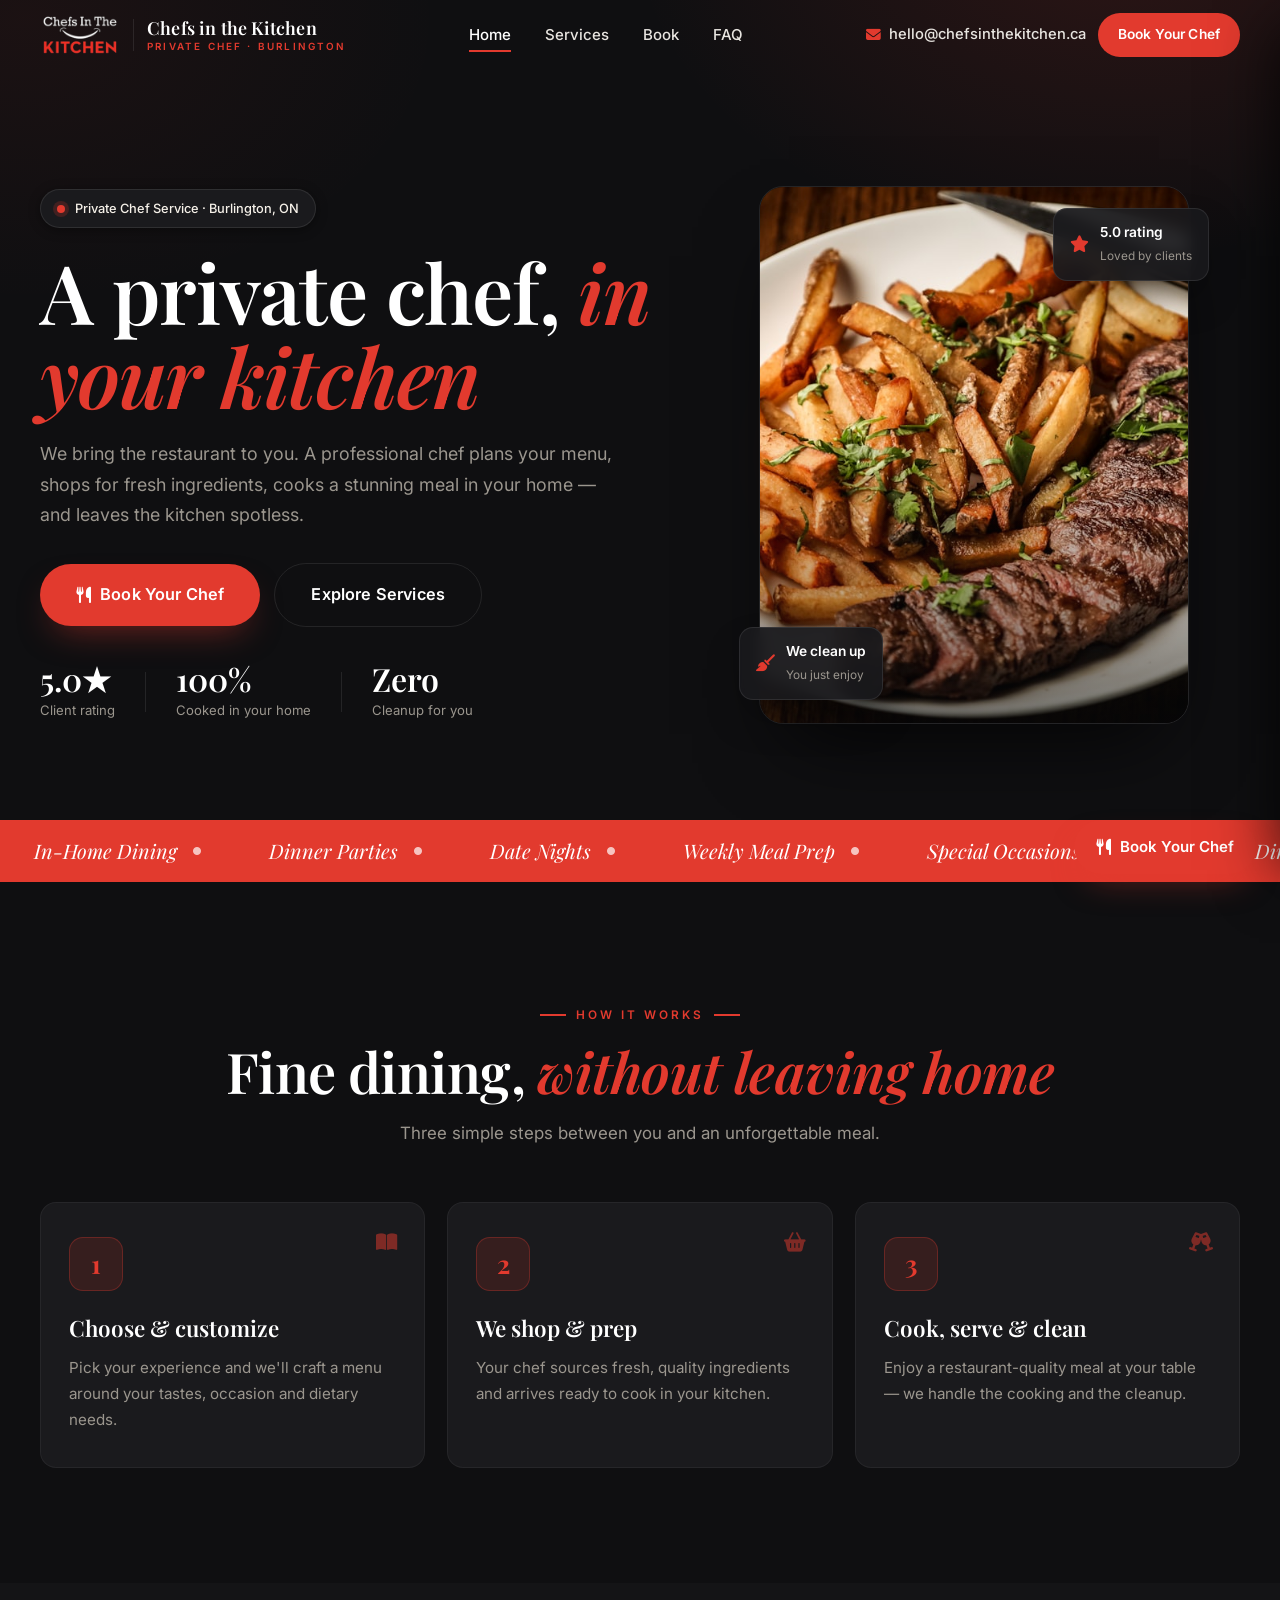
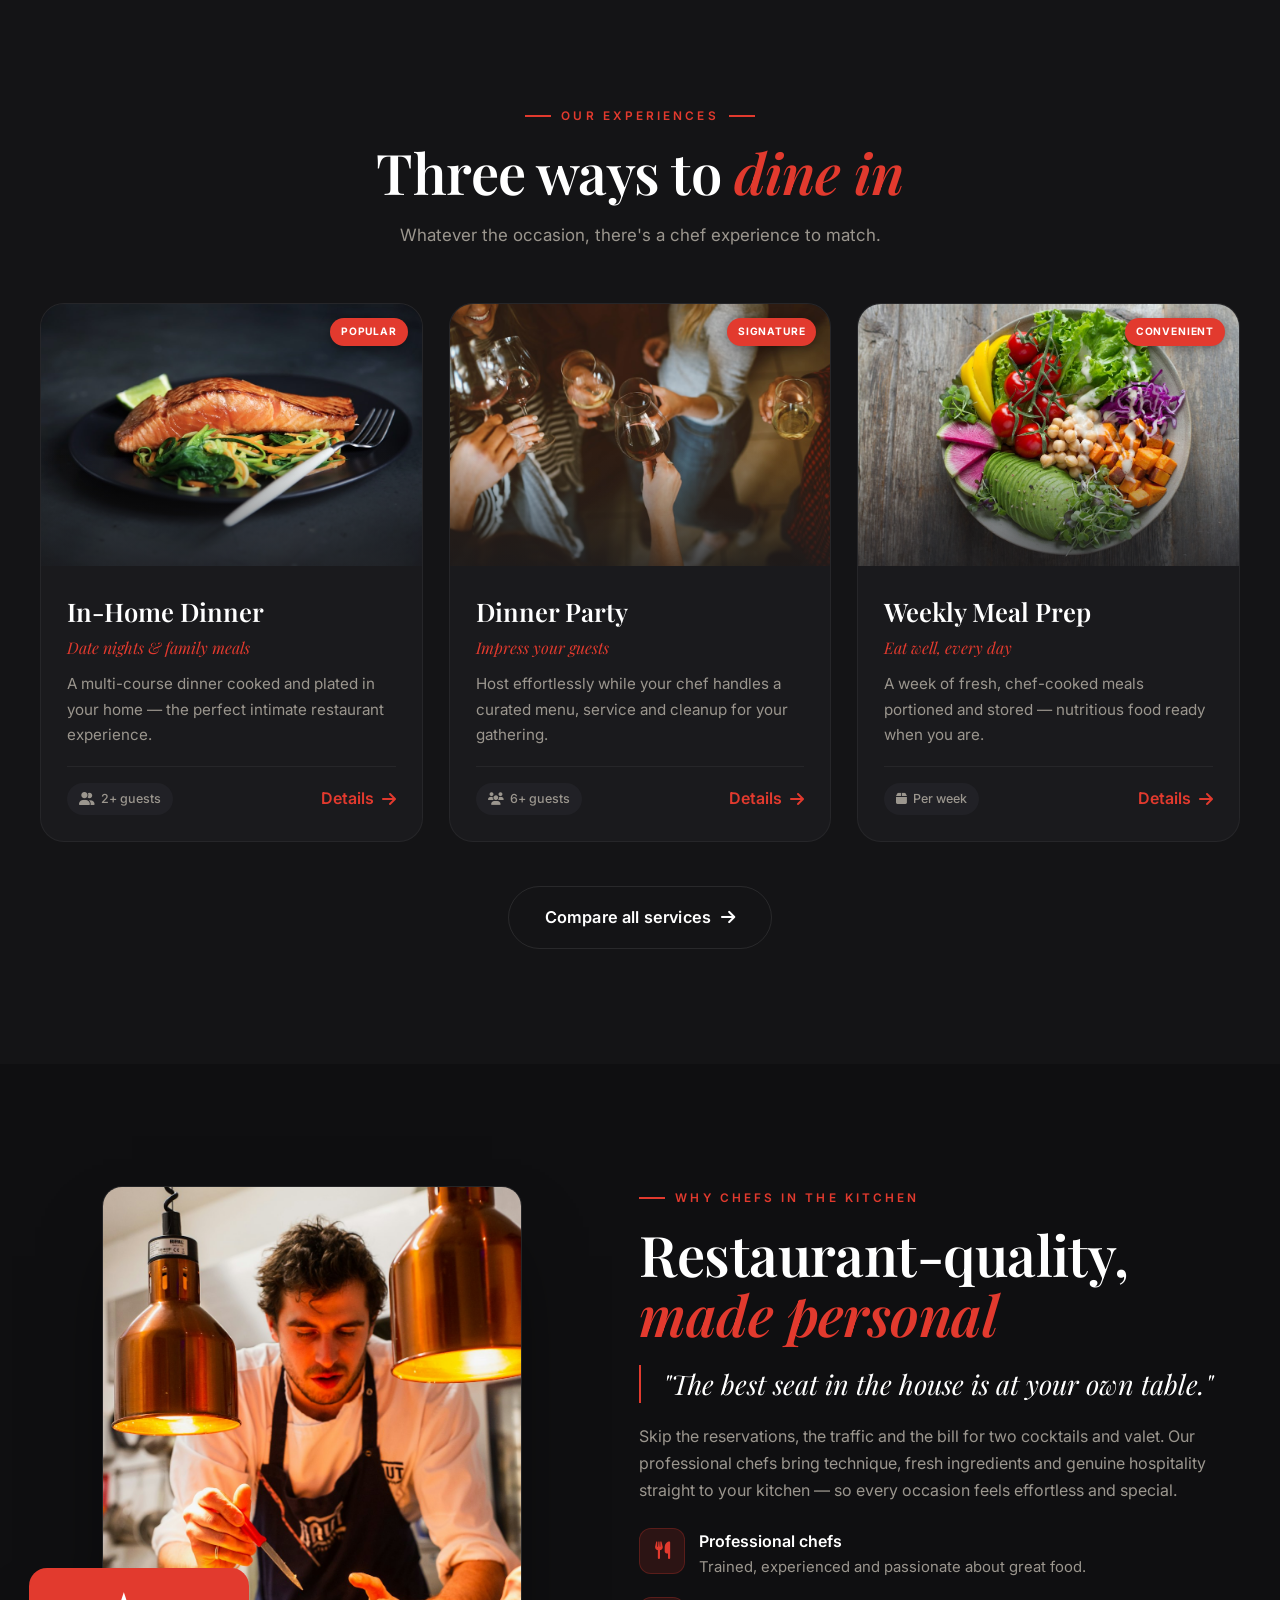
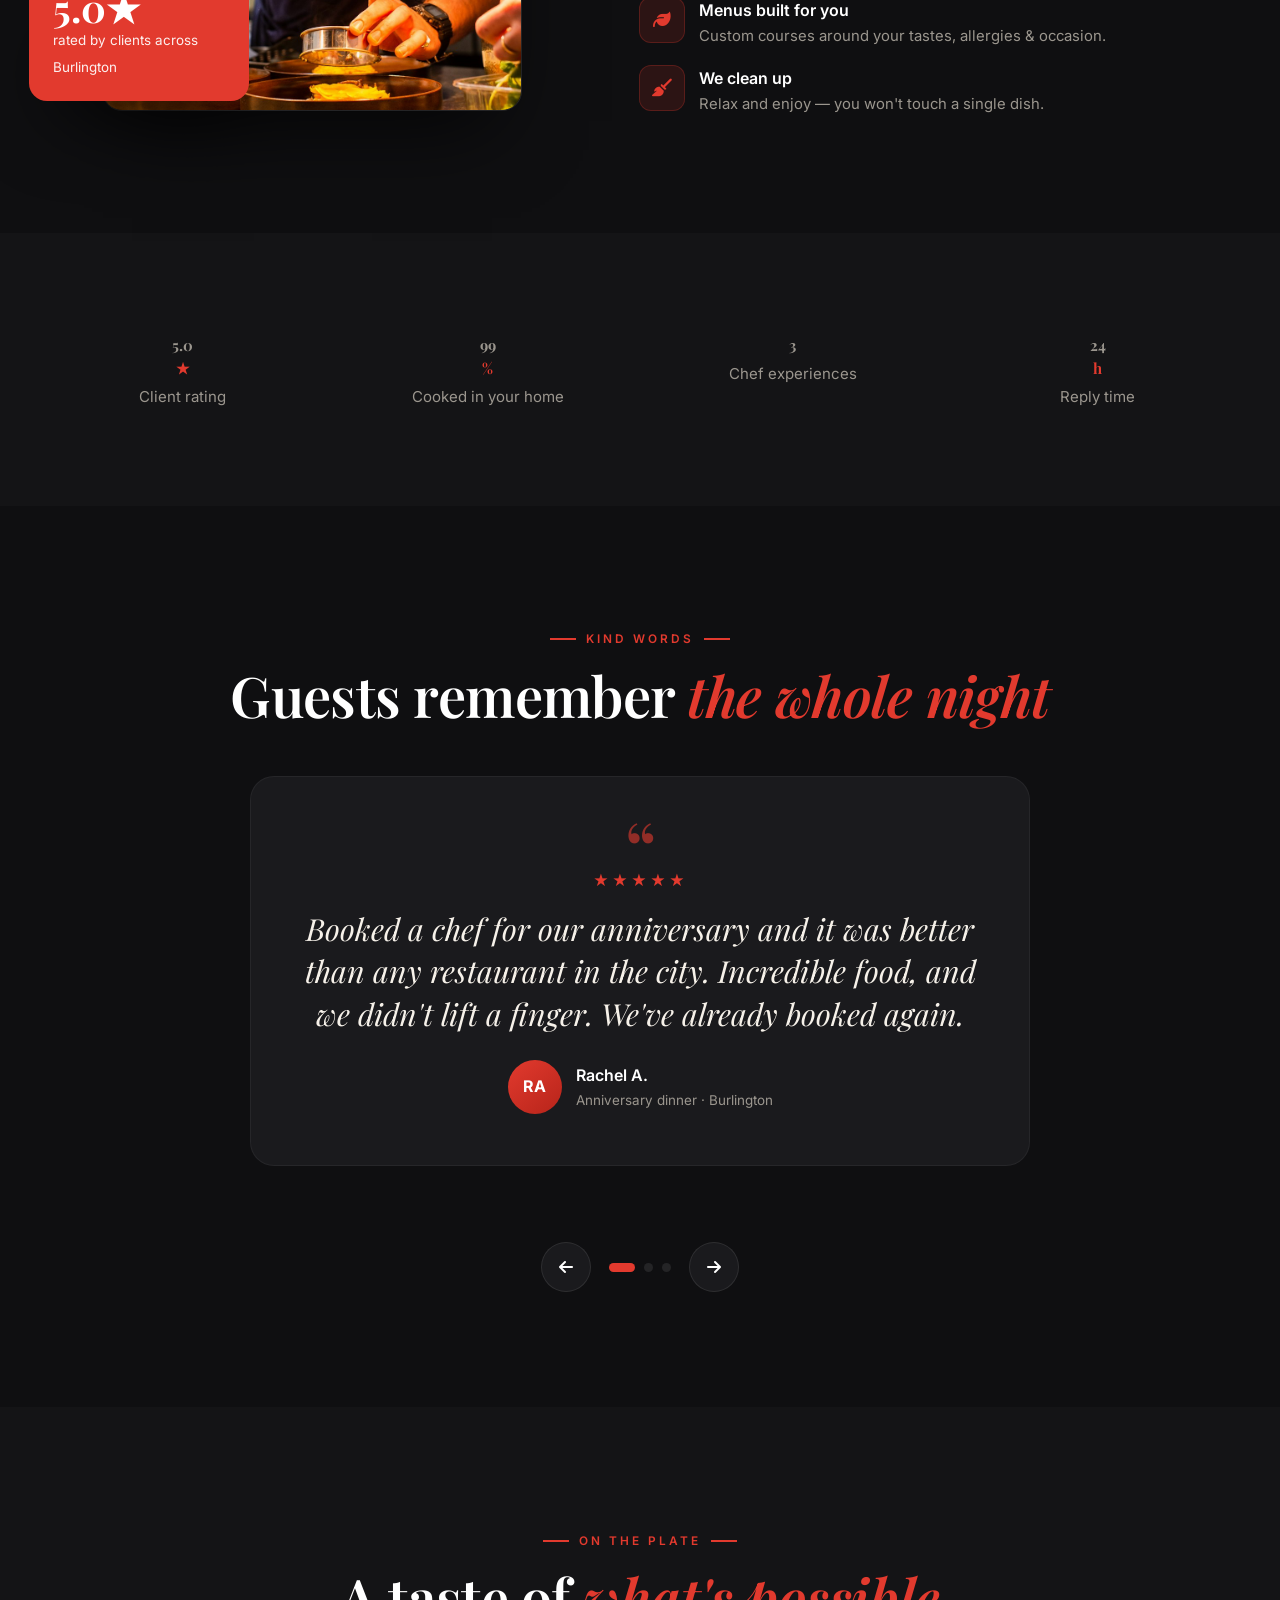
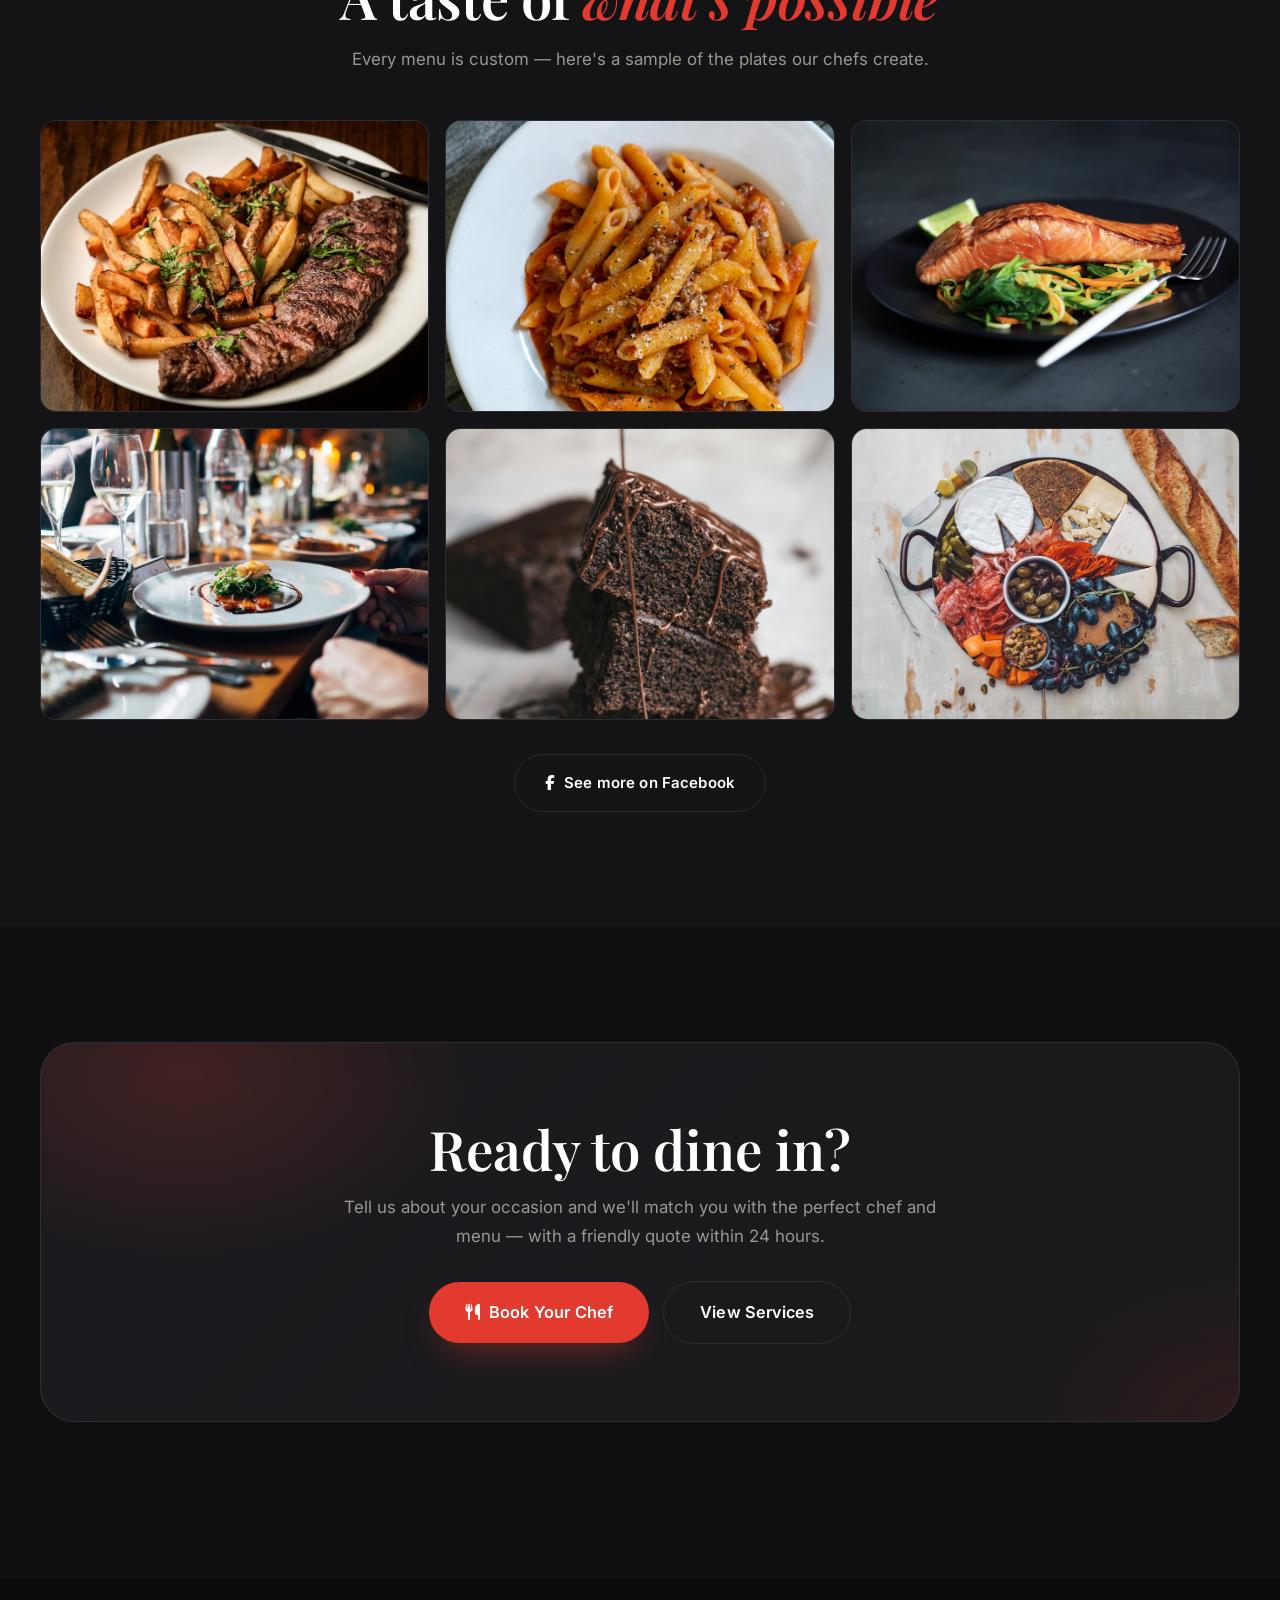
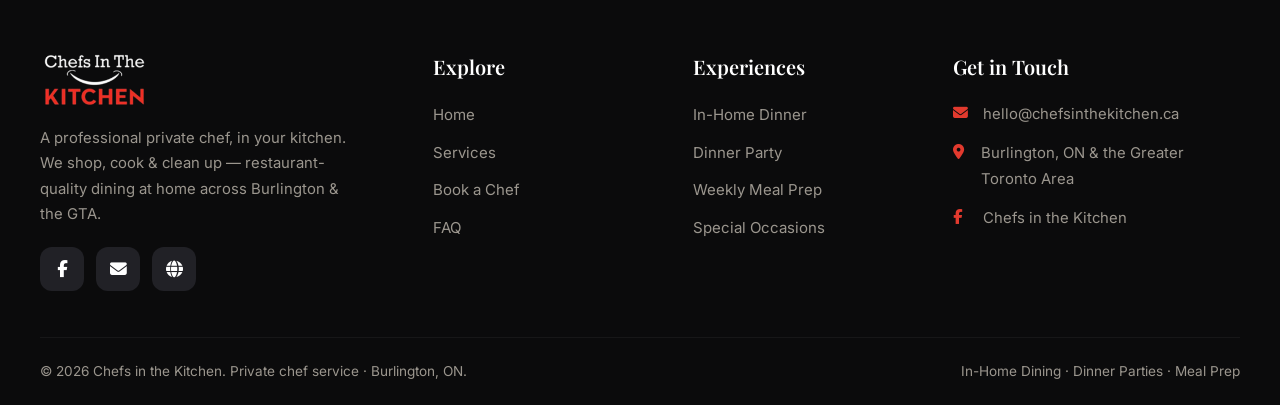
<file: index.html>
<!DOCTYPE html>
<html lang="en">
<head>
  <meta charset="UTF-8" />
  <meta name="viewport" content="width=device-width, initial-scale=1.0" />
  <title>Chefs in the Kitchen | Private Chef Service in Burlington, ON</title>
  <meta name="description" content="Chefs in the Kitchen brings a professional private chef into your home. We shop, cook a restaurant-quality meal, and clean up — for date nights, dinner parties and weekly meal prep across Burlington and the GTA." />
  <meta name="theme-color" content="#141416" />
  <meta property="og:type" content="website" />
  <meta property="og:site_name" content="Chefs in the Kitchen" />
  <meta property="og:title" content="Chefs in the Kitchen | Private Chef Service" />
  <meta property="og:description" content="A professional private chef, in your kitchen. We shop, cook & clean up — restaurant-quality dining at home." />

  <link rel="icon" type="image/svg+xml" href="assets/favicon.svg" />
  <link rel="preconnect" href="https://fonts.googleapis.com" />
  <link rel="preconnect" href="https://fonts.gstatic.com" crossorigin />
  <link href="https://fonts.googleapis.com/css2?family=Playfair+Display:ital,wght@0,500..700;1,500..600&family=Inter:wght@400;500;600&display=swap" rel="stylesheet" />
  <link rel="stylesheet" href="https://cdnjs.cloudflare.com/ajax/libs/font-awesome/6.5.1/css/all.min.css" />
  <link rel="stylesheet" href="css/styles.css" />

  <script type="application/ld+json">
  {
    "@context": "https://schema.org",
    "@type": "FoodEstablishment",
    "additionalType": "https://schema.org/Chef",
    "name": "Chefs in the Kitchen",
    "description": "Private chef service — a professional chef shops, cooks a restaurant-quality meal in your home, and cleans up.",
    "priceRange": "$$$",
    "email": "hello@chefsinthekitchen.ca",
    "url": "https://chefsinthekitchen.ca",
    "areaServed": ["Burlington", "Oakville", "Hamilton", "Greater Toronto Area"],
    "sameAs": ["https://www.facebook.com/chefsinthekitchen.official/"]
  }
  </script>
</head>
<body>

  <!-- ============ HEADER ============ -->
  <header class="site-header" id="header">
    <div class="container nav">
      <a href="index.html" class="brand" aria-label="Chefs in the Kitchen home">
        <img src="assets/logo-mark.png" alt="Chefs in the Kitchen" class="brand-logo" />
        <span class="brand-name"><b>Chefs in the Kitchen</b><small>Private Chef · Burlington</small></span>
      </a>
      <nav class="nav-links" aria-label="Primary">
        <a href="index.html" class="active">Home</a>
        <a href="services.html">Services</a>
        <a href="book.html">Book</a>
        <a href="book.html#faq">FAQ</a>
      </nav>
      <div class="nav-actions">
        <a href="mailto:hello@chefsinthekitchen.ca" class="nav-phone"><i class="fa-solid fa-envelope"></i> hello@chefsinthekitchen.ca</a>
        <a href="book.html#quote" class="btn btn--sm">Book Your Chef</a>
        <button class="menu-toggle" id="menuToggle" aria-label="Open menu"><i class="fa-solid fa-bars"></i></button>
      </div>
    </div>
  </header>

  <!-- ============ MOBILE DRAWER ============ -->
  <div class="scrim" id="scrim"></div>
  <aside class="mobile-drawer" id="drawer" aria-label="Mobile menu">
    <div class="drawer-head">
      <img src="assets/logo-mark.png" alt="Chefs in the Kitchen" style="height:44px" />
      <button class="drawer-close" id="drawerClose" aria-label="Close menu"><i class="fa-solid fa-xmark"></i></button>
    </div>
    <nav>
      <a href="index.html" class="active">Home <i class="fa-solid fa-chevron-right"></i></a>
      <a href="services.html">Services <i class="fa-solid fa-chevron-right"></i></a>
      <a href="book.html">Book <i class="fa-solid fa-chevron-right"></i></a>
      <a href="book.html#faq">FAQ <i class="fa-solid fa-chevron-right"></i></a>
    </nav>
    <div class="drawer-cta">
      <a href="book.html#quote" class="btn btn--block">Book Your Chef</a>
      <a href="services.html" class="btn btn--ghost btn--block">View Services</a>
    </div>
    <div class="drawer-contact">
      <a href="mailto:hello@chefsinthekitchen.ca"><i class="fa-solid fa-envelope"></i> hello@chefsinthekitchen.ca</a>
      <span><i class="fa-solid fa-location-dot"></i> Burlington &amp; the GTA</span>
      <a href="https://www.facebook.com/chefsinthekitchen.official/" target="_blank" rel="noopener"><i class="fa-brands fa-facebook-f"></i> Chefs in the Kitchen</a>
    </div>
  </aside>

  <!-- ============ HERO ============ -->
  <section class="hero">
    <div class="container hero-grid">
      <div class="hero-content">
        <span class="hero-badge reveal"><span class="dot"></span> Private Chef Service · Burlington, ON</span>
        <h1 class="hero-title reveal d1">A private chef, <em>in your kitchen</em></h1>
        <p class="hero-sub reveal d2">We bring the restaurant to you. A professional chef plans your menu, shops for fresh ingredients, cooks a stunning meal in your home — and leaves the kitchen spotless.</p>
        <div class="hero-ctas reveal d3">
          <a href="book.html#quote" class="btn btn--lg"><i class="fa-solid fa-utensils"></i> Book Your Chef</a>
          <a href="services.html" class="btn btn--ghost btn--lg">Explore Services</a>
        </div>
        <div class="hero-meta reveal d4">
          <div class="m"><b>5.0★</b><span>Client rating</span></div>
          <div class="divider"></div>
          <div class="m"><b>100%</b><span>Cooked in your home</span></div>
          <div class="divider"></div>
          <div class="m"><b>Zero</b><span>Cleanup for you</span></div>
        </div>
      </div>
      <div class="hero-visual" id="heroVisual">
        <div class="hero-photo-wrap">
          <div class="hero-photo"><img src="assets/photos/steak.jpg" alt="Chef-prepared steak dinner, plated at home" /></div>
          <div class="hero-tag t1"><i class="fa-solid fa-star"></i><div><b>5.0 rating</b><small>Loved by clients</small></div></div>
          <div class="hero-tag t2"><i class="fa-solid fa-broom"></i><div><b>We clean up</b><small>You just enjoy</small></div></div>
        </div>
      </div>
    </div>
  </section>

  <!-- ============ MARQUEE ============ -->
  <div class="marquee" aria-hidden="true">
    <div class="marquee-track">
      <span class="marquee-item">In-Home Dining <i class="fa-solid fa-circle"></i></span>
      <span class="marquee-item">Dinner Parties <i class="fa-solid fa-circle"></i></span>
      <span class="marquee-item">Date Nights <i class="fa-solid fa-circle"></i></span>
      <span class="marquee-item">Weekly Meal Prep <i class="fa-solid fa-circle"></i></span>
      <span class="marquee-item">Special Occasions <i class="fa-solid fa-circle"></i></span>
      <span class="marquee-item">In-Home Dining <i class="fa-solid fa-circle"></i></span>
      <span class="marquee-item">Dinner Parties <i class="fa-solid fa-circle"></i></span>
      <span class="marquee-item">Date Nights <i class="fa-solid fa-circle"></i></span>
      <span class="marquee-item">Weekly Meal Prep <i class="fa-solid fa-circle"></i></span>
      <span class="marquee-item">Special Occasions <i class="fa-solid fa-circle"></i></span>
    </div>
  </div>

  <!-- ============ HOW IT WORKS ============ -->
  <section class="section" id="how">
    <div class="container center">
      <span class="eyebrow eyebrow--center reveal">How It Works</span>
      <h2 class="section-title reveal d1">Fine dining, <em>without leaving home</em></h2>
      <p class="section-lead reveal d2">Three simple steps between you and an unforgettable meal.</p>
    </div>
    <div class="container">
      <div class="steps">
        <div class="step reveal d1"><div class="step-num">1</div><i class="fa-solid fa-book-open step-ic"></i><h3>Choose &amp; customize</h3><p>Pick your experience and we'll craft a menu around your tastes, occasion and dietary needs.</p></div>
        <div class="step reveal d2"><div class="step-num">2</div><i class="fa-solid fa-basket-shopping step-ic"></i><h3>We shop &amp; prep</h3><p>Your chef sources fresh, quality ingredients and arrives ready to cook in your kitchen.</p></div>
        <div class="step reveal d3"><div class="step-num">3</div><i class="fa-solid fa-champagne-glasses step-ic"></i><h3>Cook, serve &amp; clean</h3><p>Enjoy a restaurant-quality meal at your table — we handle the cooking and the cleanup.</p></div>
      </div>
    </div>
  </section>

  <!-- ============ SERVICES ============ -->
  <section class="section section--alt" id="services">
    <div class="container center">
      <span class="eyebrow eyebrow--center reveal">Our Experiences</span>
      <h2 class="section-title reveal d1">Three ways to <em>dine in</em></h2>
      <p class="section-lead reveal d2">Whatever the occasion, there's a chef experience to match.</p>
    </div>
    <div class="container">
      <div class="dish-grid">
        <article class="dish-card reveal d1">
          <div class="dish-media"><img src="assets/photos/salmon.jpg" alt="In-home dinner" /><span class="dish-tag">Popular</span></div>
          <div class="dish-body">
            <h3 class="dish-name">In-Home Dinner</h3>
            <p class="dish-es">Date nights &amp; family meals</p>
            <p class="dish-desc">A multi-course dinner cooked and plated in your home — the perfect intimate restaurant experience.</p>
            <div class="dish-foot"><span class="pill"><i class="fa-solid fa-user-group"></i> 2+ guests</span><a href="services.html" class="link-arrow">Details <i class="fa-solid fa-arrow-right"></i></a></div>
          </div>
        </article>
        <article class="dish-card reveal d2">
          <div class="dish-media"><img src="assets/photos/table.jpg" alt="Dinner party" /><span class="dish-tag">Signature</span></div>
          <div class="dish-body">
            <h3 class="dish-name">Dinner Party</h3>
            <p class="dish-es">Impress your guests</p>
            <p class="dish-desc">Host effortlessly while your chef handles a curated menu, service and cleanup for your gathering.</p>
            <div class="dish-foot"><span class="pill"><i class="fa-solid fa-users"></i> 6+ guests</span><a href="services.html" class="link-arrow">Details <i class="fa-solid fa-arrow-right"></i></a></div>
          </div>
        </article>
        <article class="dish-card reveal d3">
          <div class="dish-media"><img src="assets/photos/mealprep.jpg" alt="Weekly meal prep" /><span class="dish-tag">Convenient</span></div>
          <div class="dish-body">
            <h3 class="dish-name">Weekly Meal Prep</h3>
            <p class="dish-es">Eat well, every day</p>
            <p class="dish-desc">A week of fresh, chef-cooked meals portioned and stored — nutritious food ready when you are.</p>
            <div class="dish-foot"><span class="pill"><i class="fa-solid fa-box"></i> Per week</span><a href="services.html" class="link-arrow">Details <i class="fa-solid fa-arrow-right"></i></a></div>
          </div>
        </article>
      </div>
      <div class="center" style="margin-top:44px"><a href="services.html" class="btn btn--ghost btn--lg reveal">Compare all services <i class="fa-solid fa-arrow-right"></i></a></div>
    </div>
  </section>

  <!-- ============ STORY ============ -->
  <section class="section" id="about">
    <div class="container story-grid">
      <div class="story-collage reveal-scale">
        <div class="story-media"><img src="assets/photos/chef.jpg" alt="Private chef plating a dish" /></div>
        <div class="story-badge"><b>5.0★</b><span>rated by clients across Burlington</span></div>
      </div>
      <div class="story-text">
        <span class="eyebrow reveal">Why Chefs in the Kitchen</span>
        <h2 class="section-title reveal d1">Restaurant-quality, <em>made personal</em></h2>
        <p class="story-quote reveal d2">"The best seat in the house is at your own table."</p>
        <p class="reveal d2" style="color:var(--text-soft)">Skip the reservations, the traffic and the bill for two cocktails and valet. Our professional chefs bring technique, fresh ingredients and genuine hospitality straight to your kitchen — so every occasion feels effortless and special.</p>
        <div class="story-features">
          <div class="story-feature reveal d1"><span class="ic"><i class="fa-solid fa-utensils"></i></span><div><b>Professional chefs</b><p>Trained, experienced and passionate about great food.</p></div></div>
          <div class="story-feature reveal d2"><span class="ic"><i class="fa-solid fa-leaf"></i></span><div><b>Menus built for you</b><p>Custom courses around your tastes, allergies &amp; occasion.</p></div></div>
          <div class="story-feature reveal d3"><span class="ic"><i class="fa-solid fa-broom"></i></span><div><b>We clean up</b><p>Relax and enjoy — you won't touch a single dish.</p></div></div>
        </div>
      </div>
    </div>
  </section>

  <!-- ============ STATS ============ -->
  <section class="section--tight section--alt">
    <div class="container">
      <div class="stats">
        <div class="stat reveal d1"><b><span data-count="5.0">0</span><span class="suffix">★</span></b><span>Client rating</span></div>
        <div class="stat reveal d2"><b><span data-count="100">0</span><span class="suffix">%</span></b><span>Cooked in your home</span></div>
        <div class="stat reveal d3"><b><span data-count="3">0</span></b><span>Chef experiences</span></div>
        <div class="stat reveal d4"><b><span data-count="24">0</span><span class="suffix">h</span></b><span>Reply time</span></div>
      </div>
    </div>
  </section>

  <!-- ============ TESTIMONIALS ============ -->
  <section class="section testimonials" id="reviews">
    <div class="container center">
      <span class="eyebrow eyebrow--center reveal">Kind Words</span>
      <h2 class="section-title reveal d1">Guests remember <em>the whole night</em></h2>
    </div>
    <div class="container">
      <div class="tst-viewport">
        <div class="tst-track" id="tstTrack">
          <div class="tst-slide"><div class="tst-card">
            <span class="quote-mark">&ldquo;</span><div class="tst-stars">★★★★★</div>
            <p class="tst-text">Booked a chef for our anniversary and it was better than any restaurant in the city. Incredible food, and we didn't lift a finger. We've already booked again.</p>
            <div class="tst-author"><div class="tst-avatar">RA</div><div class="who"><b>Rachel A.</b><span>Anniversary dinner · Burlington</span></div></div>
          </div></div>
          <div class="tst-slide"><div class="tst-card">
            <span class="quote-mark">&ldquo;</span><div class="tst-stars">★★★★★</div>
            <p class="tst-text">Our dinner party guests are still talking about it. The chef was professional, the menu was stunning, and the kitchen was spotless when they left. Effortless hosting.</p>
            <div class="tst-author"><div class="tst-avatar">MP</div><div class="who"><b>Michael P.</b><span>Dinner party · 8 guests</span></div></div>
          </div></div>
          <div class="tst-slide"><div class="tst-card">
            <span class="quote-mark">&ldquo;</span><div class="tst-stars">★★★★★</div>
            <p class="tst-text">The weekly meal prep changed our routine. Fresh, delicious, healthy meals ready to go — it's like having a personal chef on call. Worth every penny.</p>
            <div class="tst-author"><div class="tst-avatar">JL</div><div class="who"><b>Jenna L.</b><span>Weekly meal prep</span></div></div>
          </div></div>
        </div>
      </div>
      <div class="tst-controls">
        <button class="tst-arrow" id="tstPrev" aria-label="Previous review"><i class="fa-solid fa-arrow-left"></i></button>
        <div class="tst-dots" id="tstDots"></div>
        <button class="tst-arrow" id="tstNext" aria-label="Next review"><i class="fa-solid fa-arrow-right"></i></button>
      </div>
    </div>
  </section>

  <!-- ============ GALLERY ============ -->
  <section class="section section--alt" id="gallery">
    <div class="container center">
      <span class="eyebrow eyebrow--center reveal">On The Plate</span>
      <h2 class="section-title reveal d1">A taste of <em>what's possible</em></h2>
      <p class="section-lead reveal d2">Every menu is custom — here's a sample of the plates our chefs create.</p>
    </div>
    <div class="container">
      <div class="gallery reveal">
        <div class="gal-item" data-cap="Chef-seared steak &amp; frites"><img src="assets/photos/steak.jpg" alt="Plated steak" /><span class="gal-cap">Steak</span></div>
        <div class="gal-item" data-cap="Fresh, hand-made pasta"><img src="assets/photos/pasta.jpg" alt="Pasta" /><span class="gal-cap">Fresh Pasta</span></div>
        <div class="gal-item" data-cap="Pan-seared salmon"><img src="assets/photos/salmon.jpg" alt="Salmon" /><span class="gal-cap">Salmon</span></div>
        <div class="gal-item" data-cap="Fine-dining service at your table"><img src="assets/photos/plating.jpg" alt="Plated fine dining" /><span class="gal-cap">Plated Dining</span></div>
        <div class="gal-item" data-cap="Warm chocolate fondant"><img src="assets/photos/dessert.jpg" alt="Dessert" /><span class="gal-cap">Desserts</span></div>
        <div class="gal-item" data-cap="Grazing &amp; charcuterie"><img src="assets/photos/canape.jpg" alt="Charcuterie board" /><span class="gal-cap">Grazing Boards</span></div>
      </div>
      <div class="center" style="margin-top:34px"><a href="https://www.facebook.com/chefsinthekitchen.official/" target="_blank" rel="noopener" class="btn btn--ghost reveal"><i class="fa-brands fa-facebook-f"></i> See more on Facebook</a></div>
    </div>
  </section>

  <!-- ============ CTA ============ -->
  <section class="section">
    <div class="container">
      <div class="cta-band reveal-scale">
        <h2>Ready to dine in?</h2>
        <p>Tell us about your occasion and we'll match you with the perfect chef and menu — with a friendly quote within 24 hours.</p>
        <div class="hero-ctas">
          <a href="book.html#quote" class="btn btn--lg"><i class="fa-solid fa-utensils"></i> Book Your Chef</a>
          <a href="services.html" class="btn btn--ghost btn--lg">View Services</a>
        </div>
      </div>
    </div>
  </section>

  <!-- ============ FOOTER ============ -->
  <footer class="footer">
    <div class="container">
      <div class="footer-top">
        <div class="footer-brand">
          <img src="assets/logo-mark.png" alt="Chefs in the Kitchen" class="brand-logo-f" />
          <p>A professional private chef, in your kitchen. We shop, cook &amp; clean up — restaurant-quality dining at home across Burlington &amp; the GTA.</p>
          <div class="footer-social">
            <a href="https://www.facebook.com/chefsinthekitchen.official/" target="_blank" rel="noopener" aria-label="Facebook"><i class="fa-brands fa-facebook-f"></i></a>
            <a href="mailto:hello@chefsinthekitchen.ca" aria-label="Email"><i class="fa-solid fa-envelope"></i></a>
            <a href="https://chefsinthekitchen.ca" target="_blank" rel="noopener" aria-label="Website"><i class="fa-solid fa-globe"></i></a>
          </div>
        </div>
        <div>
          <h4>Explore</h4>
          <div class="footer-links"><a href="index.html">Home</a><a href="services.html">Services</a><a href="book.html">Book a Chef</a><a href="book.html#faq">FAQ</a></div>
        </div>
        <div>
          <h4>Experiences</h4>
          <div class="footer-links"><a href="services.html">In-Home Dinner</a><a href="services.html">Dinner Party</a><a href="services.html">Weekly Meal Prep</a><a href="book.html">Special Occasions</a></div>
        </div>
        <div>
          <h4>Get in Touch</h4>
          <div class="footer-contact">
            <a href="mailto:hello@chefsinthekitchen.ca"><i class="fa-solid fa-envelope"></i> hello@chefsinthekitchen.ca</a>
            <span><i class="fa-solid fa-location-dot"></i> Burlington, ON &amp; the Greater Toronto Area</span>
            <a href="https://www.facebook.com/chefsinthekitchen.official/" target="_blank" rel="noopener"><i class="fa-brands fa-facebook-f"></i> Chefs in the Kitchen</a>
          </div>
        </div>
      </div>
      <div class="footer-bottom">
        <span>© <span data-year>2026</span> Chefs in the Kitchen. Private chef service · Burlington, ON.</span>
        <span>In-Home Dining · Dinner Parties · Meal Prep</span>
      </div>
    </div>
  </footer>

  <!-- ============ LIGHTBOX ============ -->
  <div class="lightbox" id="lightbox" aria-hidden="true">
    <button class="lightbox-close" id="lbClose" aria-label="Close"><i class="fa-solid fa-xmark"></i></button>
    <button class="lightbox-nav prev" id="lbPrev" aria-label="Previous"><i class="fa-solid fa-chevron-left"></i></button>
    <button class="lightbox-nav next" id="lbNext" aria-label="Next"><i class="fa-solid fa-chevron-right"></i></button>
    <div><img id="lbImg" src="assets/photos/steak.jpg" alt="" /><div class="lightbox-cap" id="lbCap"></div></div>
  </div>

  <a href="book.html#quote" class="fab-cta" aria-label="Book your chef"><i class="fa-solid fa-utensils"></i><span>Book Your Chef</span></a>
  <button class="to-top" id="toTop" aria-label="Back to top"><i class="fa-solid fa-arrow-up"></i></button>

  <script src="js/main.js"></script>
</body>
</html>
</file>
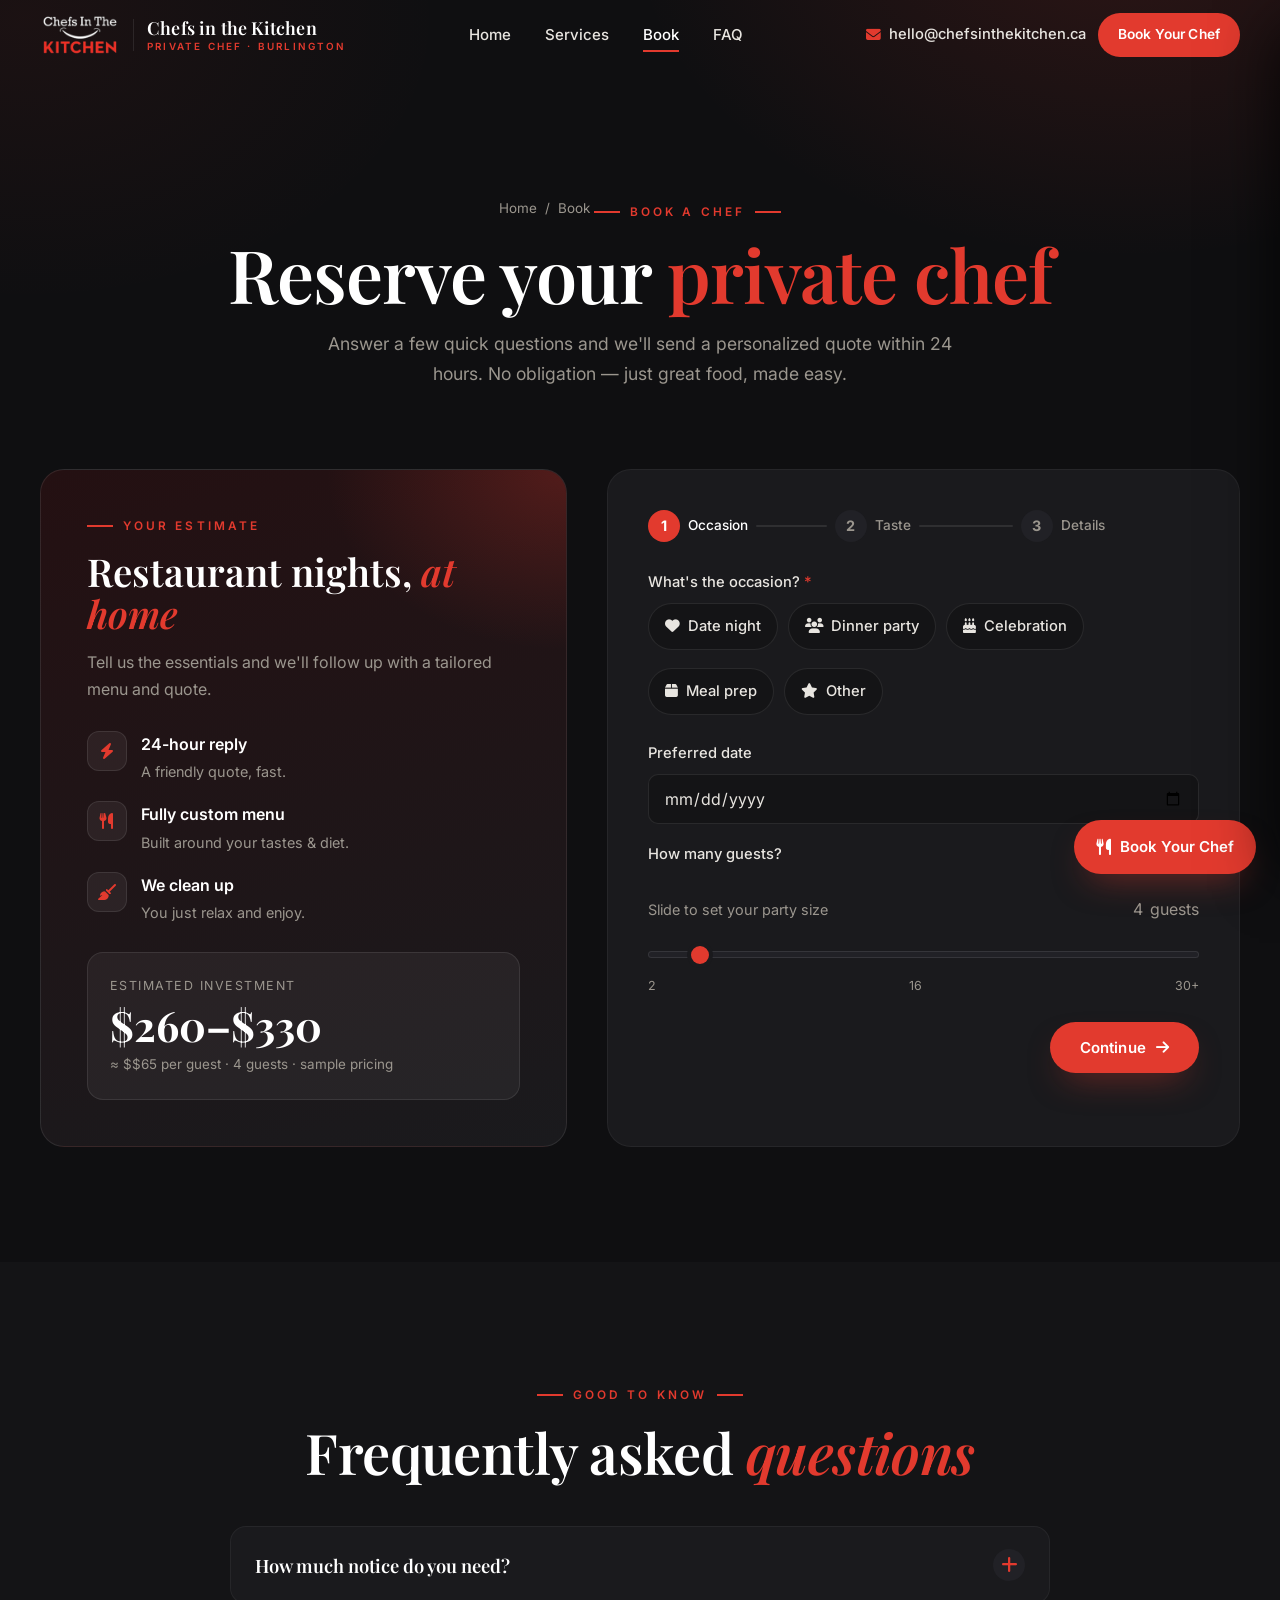
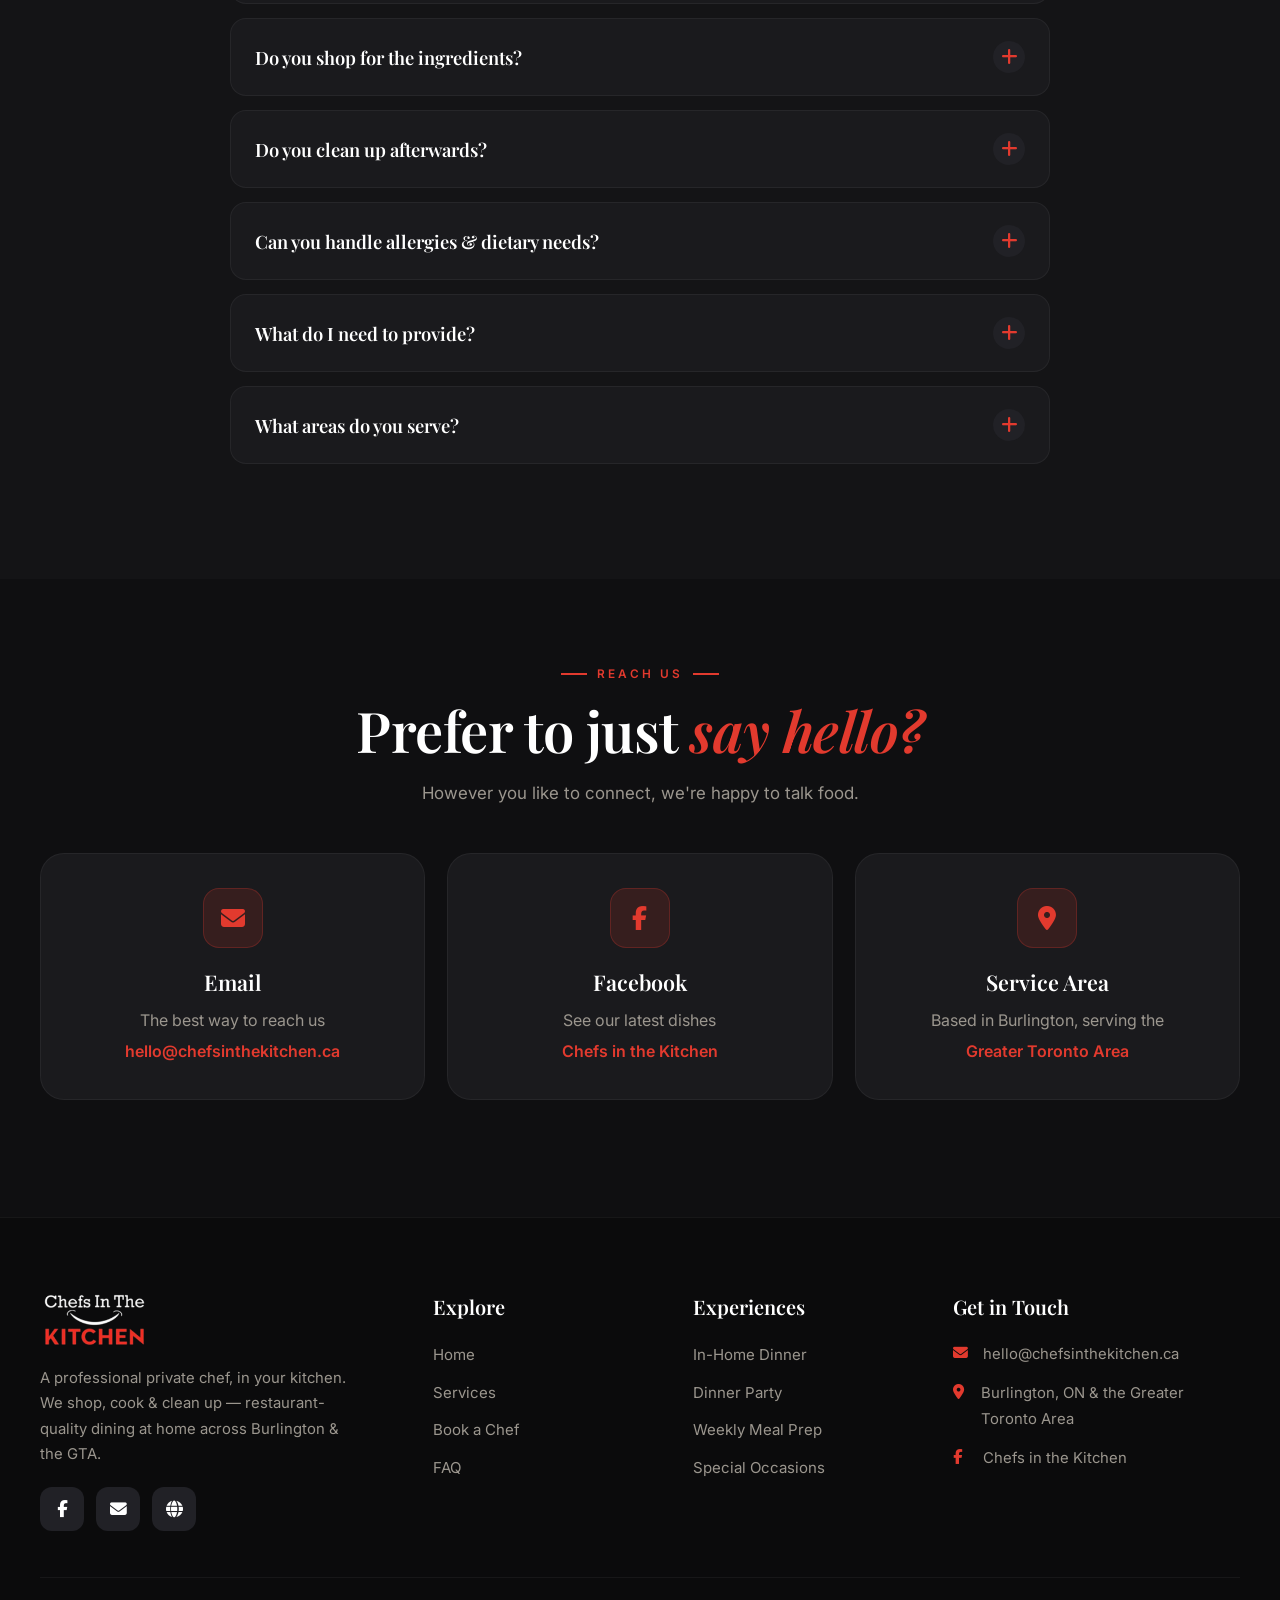
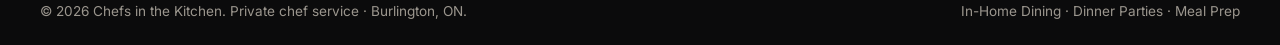
<file: book.html>
<!DOCTYPE html>
<html lang="en">
<head>
  <meta charset="UTF-8" />
  <meta name="viewport" content="width=device-width, initial-scale=1.0" />
  <title>Book a Chef | Chefs in the Kitchen — Private Chef, Burlington</title>
  <meta name="description" content="Book a private chef with Chefs in the Kitchen. Choose your experience, tell us your tastes, and get a personalized quote for in-home dining, dinner parties or meal prep in Burlington & the GTA." />
  <meta name="theme-color" content="#141416" />
  <meta property="og:title" content="Book a Chef | Chefs in the Kitchen" />
  <meta property="og:description" content="Book a private chef for in-home dining, dinner parties or weekly meal prep. Get a quote in 24 hours." />

  <link rel="icon" type="image/svg+xml" href="assets/favicon.svg" />
  <link rel="preconnect" href="https://fonts.googleapis.com" />
  <link rel="preconnect" href="https://fonts.gstatic.com" crossorigin />
  <link href="https://fonts.googleapis.com/css2?family=Playfair+Display:ital,wght@0,500..700;1,500..600&family=Inter:wght@400;500;600&display=swap" rel="stylesheet" />
  <link rel="stylesheet" href="https://cdnjs.cloudflare.com/ajax/libs/font-awesome/6.5.1/css/all.min.css" />
  <link rel="stylesheet" href="css/styles.css" />

  <script type="application/ld+json">
  {
    "@context": "https://schema.org",
    "@type": "FAQPage",
    "mainEntity": [
      { "@type": "Question", "name": "How much notice do you need?", "acceptedAnswer": { "@type": "Answer", "text": "We recommend booking at least a week ahead, especially for weekends. We'll always try to accommodate shorter notice when a chef is available." } },
      { "@type": "Question", "name": "Do you shop for the ingredients?", "acceptedAnswer": { "@type": "Answer", "text": "Yes. Grocery shopping for fresh, quality ingredients is included in every booking." } },
      { "@type": "Question", "name": "Do you clean up afterwards?", "acceptedAnswer": { "@type": "Answer", "text": "Absolutely. Your chef leaves the kitchen clean — you won't touch a single dish." } },
      { "@type": "Question", "name": "What areas do you serve?", "acceptedAnswer": { "@type": "Answer", "text": "We serve Burlington and the surrounding Greater Toronto Area, including Oakville and Hamilton." } }
    ]
  }
  </script>
</head>
<body>

  <!-- ============ HEADER ============ -->
  <header class="site-header" id="header">
    <div class="container nav">
      <a href="index.html" class="brand" aria-label="Chefs in the Kitchen home">
        <img src="assets/logo-mark.png" alt="Chefs in the Kitchen" class="brand-logo" />
        <span class="brand-name"><b>Chefs in the Kitchen</b><small>Private Chef · Burlington</small></span>
      </a>
      <nav class="nav-links" aria-label="Primary">
        <a href="index.html">Home</a>
        <a href="services.html">Services</a>
        <a href="book.html" class="active">Book</a>
        <a href="book.html#faq">FAQ</a>
      </nav>
      <div class="nav-actions">
        <a href="mailto:hello@chefsinthekitchen.ca" class="nav-phone"><i class="fa-solid fa-envelope"></i> hello@chefsinthekitchen.ca</a>
        <a href="#quote" class="btn btn--sm">Book Your Chef</a>
        <button class="menu-toggle" id="menuToggle" aria-label="Open menu"><i class="fa-solid fa-bars"></i></button>
      </div>
    </div>
  </header>

  <!-- ============ MOBILE DRAWER ============ -->
  <div class="scrim" id="scrim"></div>
  <aside class="mobile-drawer" id="drawer" aria-label="Mobile menu">
    <div class="drawer-head">
      <img src="assets/logo-mark.png" alt="Chefs in the Kitchen" style="height:44px" />
      <button class="drawer-close" id="drawerClose" aria-label="Close menu"><i class="fa-solid fa-xmark"></i></button>
    </div>
    <nav>
      <a href="index.html">Home <i class="fa-solid fa-chevron-right"></i></a>
      <a href="services.html">Services <i class="fa-solid fa-chevron-right"></i></a>
      <a href="book.html" class="active">Book <i class="fa-solid fa-chevron-right"></i></a>
      <a href="book.html#faq">FAQ <i class="fa-solid fa-chevron-right"></i></a>
    </nav>
    <div class="drawer-cta">
      <a href="#quote" class="btn btn--block">Book Your Chef</a>
      <a href="services.html" class="btn btn--ghost btn--block">View Services</a>
    </div>
    <div class="drawer-contact">
      <a href="mailto:hello@chefsinthekitchen.ca"><i class="fa-solid fa-envelope"></i> hello@chefsinthekitchen.ca</a>
      <span><i class="fa-solid fa-location-dot"></i> Burlington &amp; the GTA</span>
      <a href="https://www.facebook.com/chefsinthekitchen.official/" target="_blank" rel="noopener"><i class="fa-brands fa-facebook-f"></i> Chefs in the Kitchen</a>
    </div>
  </aside>

  <!-- ============ PAGE HERO ============ -->
  <section class="page-hero">
    <div class="container">
      <div class="breadcrumbs reveal"><a href="index.html">Home</a> <span>/</span> <span>Book</span></div>
      <span class="eyebrow eyebrow--center reveal d1" style="margin-top:14px">Book a Chef</span>
      <h1 class="reveal d1">Reserve your <span class="text-red">private chef</span></h1>
      <p class="reveal d2">Answer a few quick questions and we'll send a personalized quote within 24 hours. No obligation — just great food, made easy.</p>
    </div>
  </section>

  <!-- ============ BOOKING FORM ============ -->
  <section class="section" id="quote" style="padding-top:16px">
    <div class="container">
      <div class="quote-wrap">
        <div class="quote-side reveal">
          <span class="eyebrow" style="color:var(--red)">Your Estimate</span>
          <h2 style="margin-top:14px">Restaurant nights, <em style="font-style:italic;color:var(--red)">at home</em></h2>
          <p>Tell us the essentials and we'll follow up with a tailored menu and quote.</p>
          <div class="quote-benefits">
            <div class="quote-benefit"><i class="fa-solid fa-bolt"></i><div><b>24-hour reply</b><span>A friendly quote, fast.</span></div></div>
            <div class="quote-benefit"><i class="fa-solid fa-utensils"></i><div><b>Fully custom menu</b><span>Built around your tastes &amp; diet.</span></div></div>
            <div class="quote-benefit"><i class="fa-solid fa-broom"></i><div><b>We clean up</b><span>You just relax and enjoy.</span></div></div>
          </div>
          <div class="quote-live">
            <div class="quote-live-card">
              <div class="label">Estimated investment</div>
              <div class="est" id="estAmount">—</div>
              <small>≈ $<span id="estPer">65</span> per guest · <span id="guestVal">4</span> guests · sample pricing</small>
            </div>
          </div>
        </div>

        <div class="quote-form reveal d1">
          <form id="quoteForm" novalidate>
            <div class="form-body">
              <div class="stepper">
                <div class="st active"><span class="n">1</span><span class="t">Occasion</span><span class="bar"></span></div>
                <div class="st"><span class="n">2</span><span class="t">Taste</span><span class="bar"></span></div>
                <div class="st"><span class="n">3</span><span class="t">Details</span></div>
              </div>

              <!-- STEP 1 -->
              <div class="fstep active">
                <div class="field">
                  <label>What's the occasion? <span class="req">*</span></label>
                  <div class="chip-select">
                    <label class="chip-opt"><input type="radio" name="eventType" value="Date night" /><span><i class="fa-solid fa-heart"></i> Date night</span></label>
                    <label class="chip-opt"><input type="radio" name="eventType" value="Dinner party" /><span><i class="fa-solid fa-users"></i> Dinner party</span></label>
                    <label class="chip-opt"><input type="radio" name="eventType" value="Special occasion" /><span><i class="fa-solid fa-cake-candles"></i> Celebration</span></label>
                    <label class="chip-opt"><input type="radio" name="eventType" value="Weekly meal prep" /><span><i class="fa-solid fa-box"></i> Meal prep</span></label>
                    <label class="chip-opt"><input type="radio" name="eventType" value="Other" /><span><i class="fa-solid fa-star"></i> Other</span></label>
                  </div>
                </div>
                <div class="field">
                  <label for="eventDate">Preferred date</label>
                  <input type="date" id="eventDate" name="eventDate" />
                </div>
                <div class="field">
                  <label for="guests">How many guests?</label>
                  <div class="range-wrap">
                    <div class="range-head"><span style="color:var(--text-soft);font-size:.9rem">Slide to set your party size</span><span class="range-val"><span id="guestValLabel">4</span> <span>guests</span></span></div>
                    <input type="range" id="guests" name="guests" min="2" max="30" step="1" value="4" />
                    <div class="range-scale"><span>2</span><span>16</span><span>30+</span></div>
                  </div>
                </div>
              </div>

              <!-- STEP 2 -->
              <div class="fstep">
                <div class="field">
                  <label>Which experience?</label>
                  <div class="chip-select">
                    <label class="chip-opt"><input type="radio" name="pkg" value="dinner" checked /><span>In-Home Dinner · $65</span></label>
                    <label class="chip-opt"><input type="radio" name="pkg" value="party" /><span>Dinner Party · $95</span></label>
                    <label class="chip-opt"><input type="radio" name="pkg" value="mealprep" /><span>Meal Prep · $40</span></label>
                  </div>
                </div>
                <div class="field">
                  <label>What do you love? <span style="color:var(--text-soft);font-weight:400">(pick any)</span></label>
                  <div class="chip-select">
                    <label class="chip-opt"><input type="checkbox" name="dishes" value="Steak & grill" /><span>Steak &amp; grill</span></label>
                    <label class="chip-opt"><input type="checkbox" name="dishes" value="Seafood" /><span>Seafood</span></label>
                    <label class="chip-opt"><input type="checkbox" name="dishes" value="Pasta" /><span>Pasta</span></label>
                    <label class="chip-opt"><input type="checkbox" name="dishes" value="Vegetarian / vegan" /><span>Vegetarian</span></label>
                    <label class="chip-opt"><input type="checkbox" name="dishes" value="Desserts" /><span>Desserts</span></label>
                    <label class="chip-opt"><input type="checkbox" name="dishes" value="Has allergies / dietary" /><span>Allergies / dietary</span></label>
                  </div>
                </div>
                <div class="field">
                  <label for="notes">Anything else? <span style="color:var(--text-soft);font-weight:400">(allergies, theme, favourite dishes)</span></label>
                  <textarea id="notes" name="message" placeholder="e.g. surprise anniversary dinner, my partner is pescatarian…"></textarea>
                </div>
              </div>

              <!-- STEP 3 -->
              <div class="fstep">
                <div class="field-row">
                  <div class="field"><label for="name">Your name <span class="req">*</span></label><input type="text" id="name" name="name" required placeholder="Full name" /></div>
                  <div class="field"><label for="phone">Phone</label><input type="tel" id="phone" name="phone" placeholder="Optional" /></div>
                </div>
                <div class="field"><label for="email">Email <span class="req">*</span></label><input type="email" id="email" name="email" required placeholder="you@email.com" /></div>
                <input type="text" class="hp" name="companyWebsite" tabindex="-1" autocomplete="off" aria-hidden="true" />
                <p style="font-size:.86rem;color:var(--text-soft);margin-top:6px"><i class="fa-solid fa-lock" style="color:var(--red)"></i> Your details stay private — used only to prepare your quote.</p>
              </div>

              <div class="form-nav">
                <button type="button" class="btn btn--ghost hidden" id="fBack"><i class="fa-solid fa-arrow-left"></i> Back</button>
                <button type="button" class="btn" id="fNext">Continue <i class="fa-solid fa-arrow-right"></i></button>
                <button type="submit" class="btn" id="fSubmit" style="display:none"><i class="fa-solid fa-paper-plane"></i> Send My Request</button>
              </div>
            </div>

            <div class="form-success" id="formSuccess">
              <div class="check"><i class="fa-solid fa-check"></i></div>
              <h3>Thank you — your request is ready</h3>
              <p>One last step: tap below to send your details to the chef. We'll reply with a personalized menu &amp; quote within 24 hours.</p>
              <div class="hero-ctas" style="justify-content:center">
                <a href="#" id="successEmail" class="btn btn--lg"><i class="fa-solid fa-paper-plane"></i> Send to the Chef</a>
                <a href="https://www.facebook.com/chefsinthekitchen.official/" target="_blank" rel="noopener" class="btn btn--ghost btn--lg"><i class="fa-brands fa-facebook-f"></i> Message on Facebook</a>
              </div>
            </div>
          </form>
        </div>
      </div>
    </div>
  </section>

  <!-- ============ FAQ ============ -->
  <section class="section section--alt" id="faq">
    <div class="container center">
      <span class="eyebrow eyebrow--center reveal">Good to Know</span>
      <h2 class="section-title reveal d1">Frequently asked <em>questions</em></h2>
    </div>
    <div class="container">
      <div class="faq">
        <div class="faq-item reveal">
          <button class="faq-q">How much notice do you need? <span class="ic"><i class="fa-solid fa-plus"></i></span></button>
          <div class="faq-a"><p>We recommend booking <strong>at least a week ahead</strong>, especially for weekends. That said, we'll always try to accommodate shorter notice when a chef is available — just ask.</p></div>
        </div>
        <div class="faq-item reveal">
          <button class="faq-q">Do you shop for the ingredients? <span class="ic"><i class="fa-solid fa-plus"></i></span></button>
          <div class="faq-a"><p>Yes — <strong>grocery shopping is included</strong> in every booking. Your chef sources fresh, quality ingredients so you don't have to lift a finger.</p></div>
        </div>
        <div class="faq-item reveal">
          <button class="faq-q">Do you clean up afterwards? <span class="ic"><i class="fa-solid fa-plus"></i></span></button>
          <div class="faq-a"><p>Always. Your chef leaves the <strong>kitchen spotless</strong> — cooking, plating and cleanup are all handled. You simply enjoy the meal.</p></div>
        </div>
        <div class="faq-item reveal">
          <button class="faq-q">Can you handle allergies &amp; dietary needs? <span class="ic"><i class="fa-solid fa-plus"></i></span></button>
          <div class="faq-a"><p>Definitely. We build menus around <strong>vegetarian, vegan, gluten-free</strong> and allergy-conscious needs. Just tell us in your request and we'll tailor everything.</p></div>
        </div>
        <div class="faq-item reveal">
          <button class="faq-q">What do I need to provide? <span class="ic"><i class="fa-solid fa-plus"></i></span></button>
          <div class="faq-a"><p>Just your kitchen and tableware. Your chef brings the expertise, tools of the trade and the ingredients — and works with whatever space you have.</p></div>
        </div>
        <div class="faq-item reveal">
          <button class="faq-q">What areas do you serve? <span class="ic"><i class="fa-solid fa-plus"></i></span></button>
          <div class="faq-a"><p>We're based in <strong>Burlington</strong> and serve the surrounding Greater Toronto Area, including Oakville and Hamilton. Outside the area? Reach out — we may still be able to help.</p></div>
        </div>
      </div>
    </div>
  </section>

  <!-- ============ CONTACT ============ -->
  <section class="section section--tight">
    <div class="container center">
      <span class="eyebrow eyebrow--center reveal">Reach Us</span>
      <h2 class="section-title reveal d1">Prefer to just <em>say hello?</em></h2>
      <p class="section-lead reveal d2">However you like to connect, we're happy to talk food.</p>
    </div>
    <div class="container">
      <div class="contact-grid">
        <div class="contact-card reveal d1"><div class="ic"><i class="fa-solid fa-envelope"></i></div><h3>Email</h3><p>The best way to reach us</p><a href="mailto:hello@chefsinthekitchen.ca">hello@chefsinthekitchen.ca</a></div>
        <div class="contact-card reveal d2"><div class="ic"><i class="fa-brands fa-facebook-f"></i></div><h3>Facebook</h3><p>See our latest dishes</p><a href="https://www.facebook.com/chefsinthekitchen.official/" target="_blank" rel="noopener">Chefs in the Kitchen</a></div>
        <div class="contact-card reveal d3"><div class="ic"><i class="fa-solid fa-location-dot"></i></div><h3>Service Area</h3><p>Based in Burlington, serving the</p><a href="#">Greater Toronto Area</a></div>
      </div>
    </div>
  </section>

  <!-- ============ FOOTER ============ -->
  <footer class="footer">
    <div class="container">
      <div class="footer-top">
        <div class="footer-brand">
          <img src="assets/logo-mark.png" alt="Chefs in the Kitchen" class="brand-logo-f" />
          <p>A professional private chef, in your kitchen. We shop, cook &amp; clean up — restaurant-quality dining at home across Burlington &amp; the GTA.</p>
          <div class="footer-social">
            <a href="https://www.facebook.com/chefsinthekitchen.official/" target="_blank" rel="noopener" aria-label="Facebook"><i class="fa-brands fa-facebook-f"></i></a>
            <a href="mailto:hello@chefsinthekitchen.ca" aria-label="Email"><i class="fa-solid fa-envelope"></i></a>
            <a href="https://chefsinthekitchen.ca" target="_blank" rel="noopener" aria-label="Website"><i class="fa-solid fa-globe"></i></a>
          </div>
        </div>
        <div>
          <h4>Explore</h4>
          <div class="footer-links"><a href="index.html">Home</a><a href="services.html">Services</a><a href="book.html">Book a Chef</a><a href="book.html#faq">FAQ</a></div>
        </div>
        <div>
          <h4>Experiences</h4>
          <div class="footer-links"><a href="services.html">In-Home Dinner</a><a href="services.html">Dinner Party</a><a href="services.html">Weekly Meal Prep</a><a href="book.html">Special Occasions</a></div>
        </div>
        <div>
          <h4>Get in Touch</h4>
          <div class="footer-contact">
            <a href="mailto:hello@chefsinthekitchen.ca"><i class="fa-solid fa-envelope"></i> hello@chefsinthekitchen.ca</a>
            <span><i class="fa-solid fa-location-dot"></i> Burlington, ON &amp; the Greater Toronto Area</span>
            <a href="https://www.facebook.com/chefsinthekitchen.official/" target="_blank" rel="noopener"><i class="fa-brands fa-facebook-f"></i> Chefs in the Kitchen</a>
          </div>
        </div>
      </div>
      <div class="footer-bottom">
        <span>© <span data-year>2026</span> Chefs in the Kitchen. Private chef service · Burlington, ON.</span>
        <span>In-Home Dining · Dinner Parties · Meal Prep</span>
      </div>
    </div>
  </footer>

  <a href="#quote" class="fab-cta" aria-label="Book your chef"><i class="fa-solid fa-utensils"></i><span>Book Your Chef</span></a>
  <button class="to-top" id="toTop" aria-label="Back to top"><i class="fa-solid fa-arrow-up"></i></button>

  <script src="js/main.js"></script>
</body>
</html>
</file>
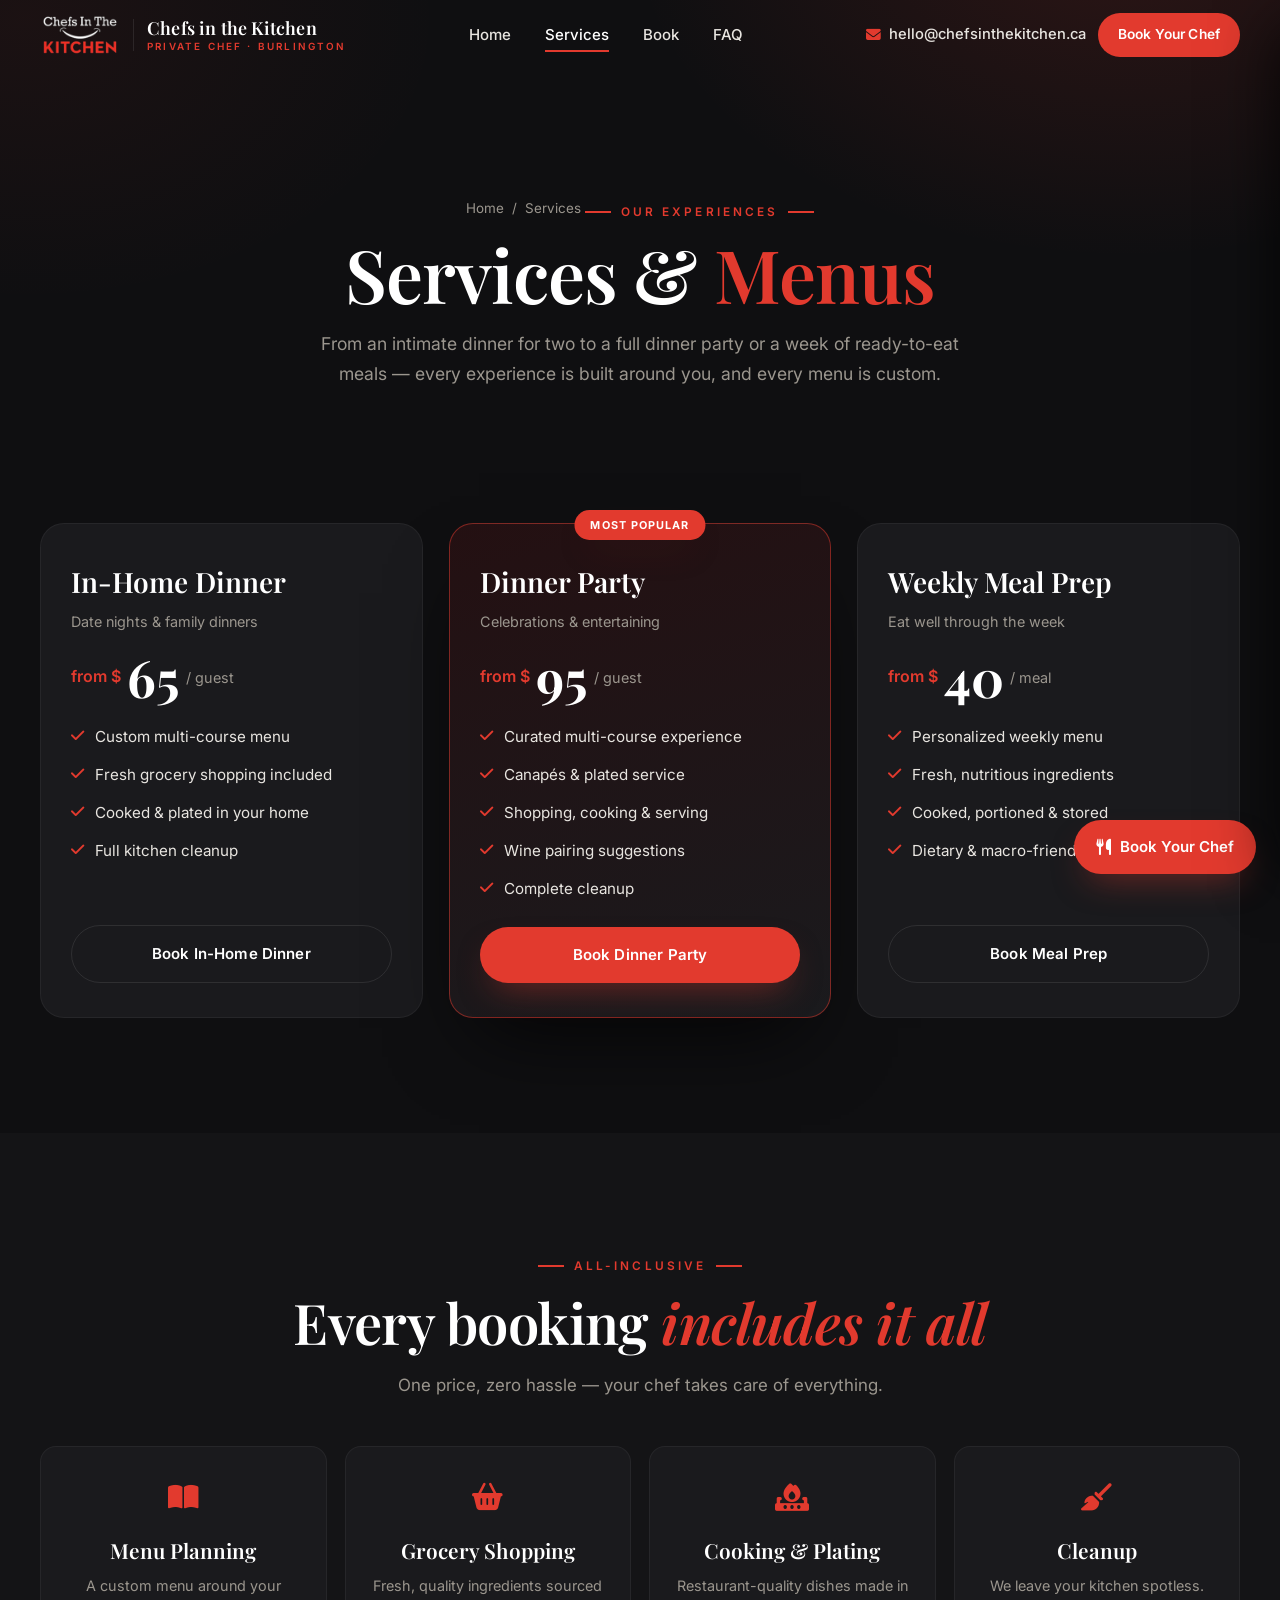
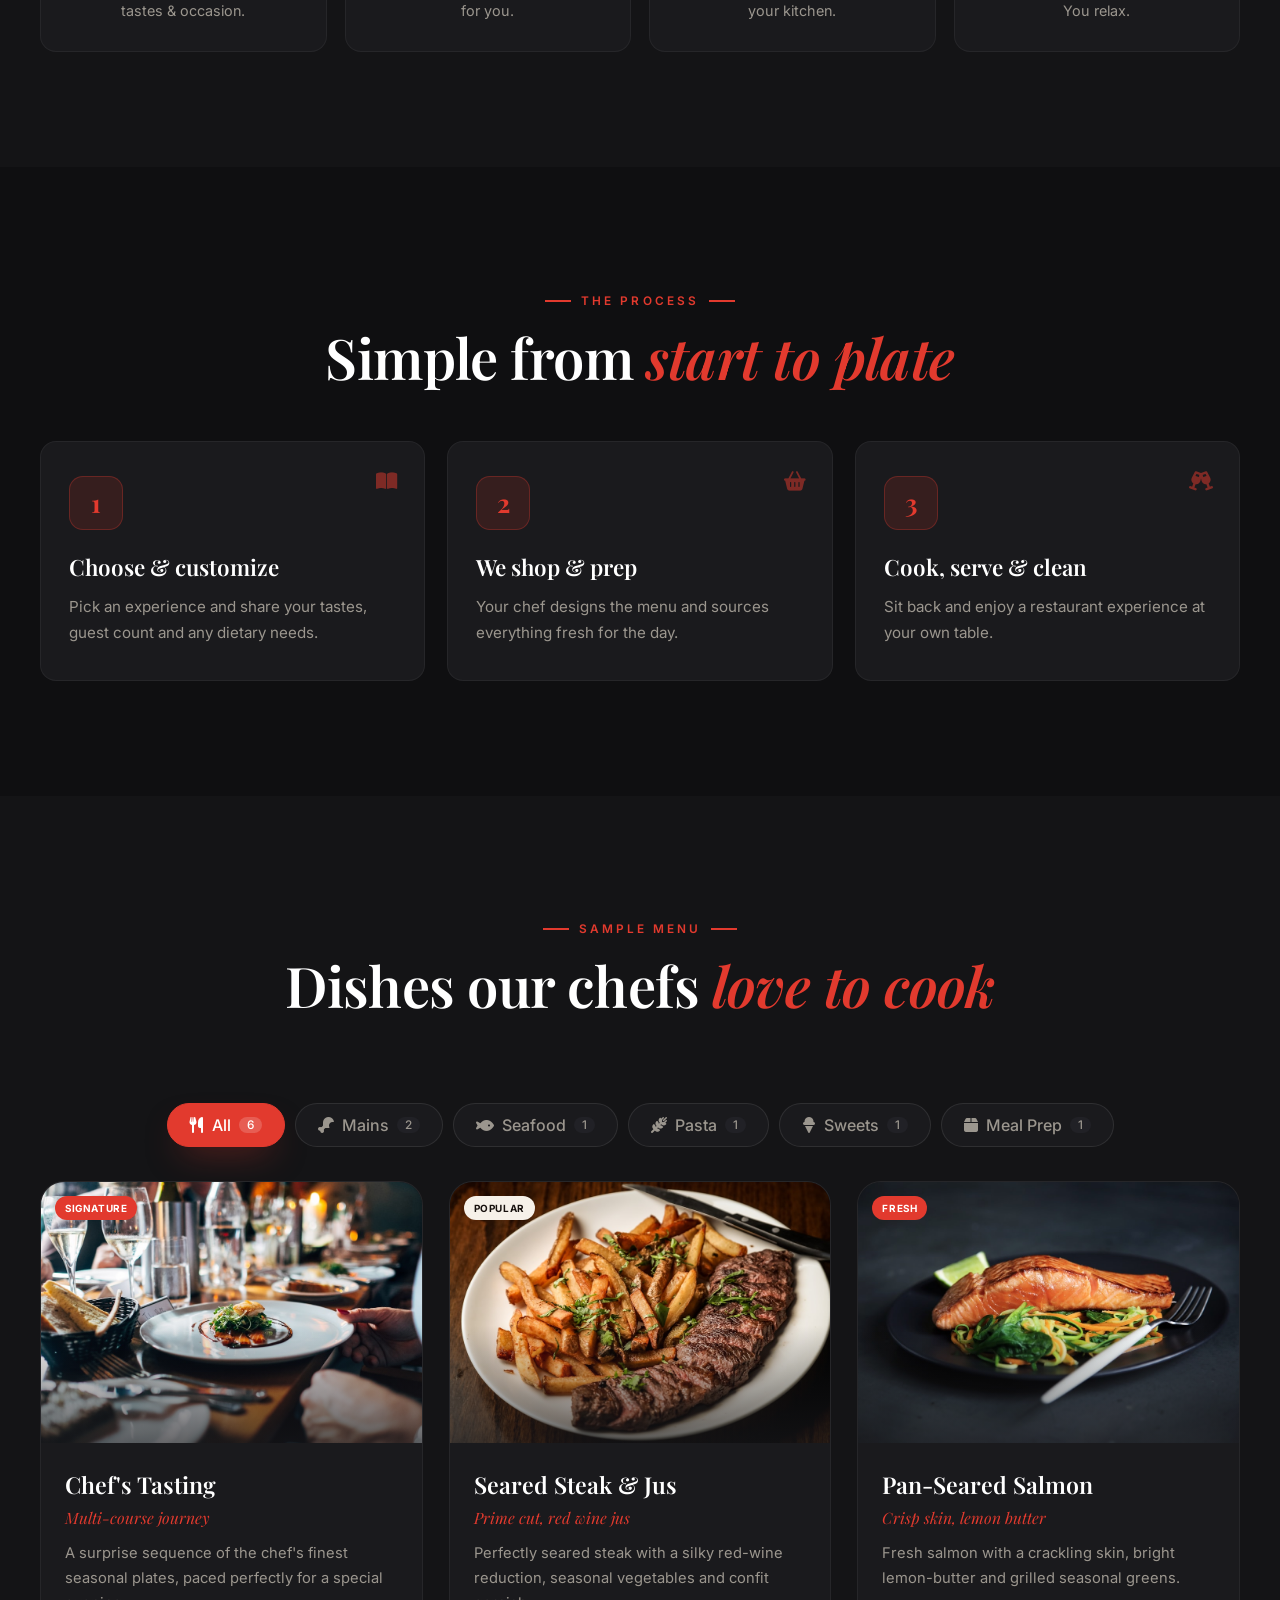
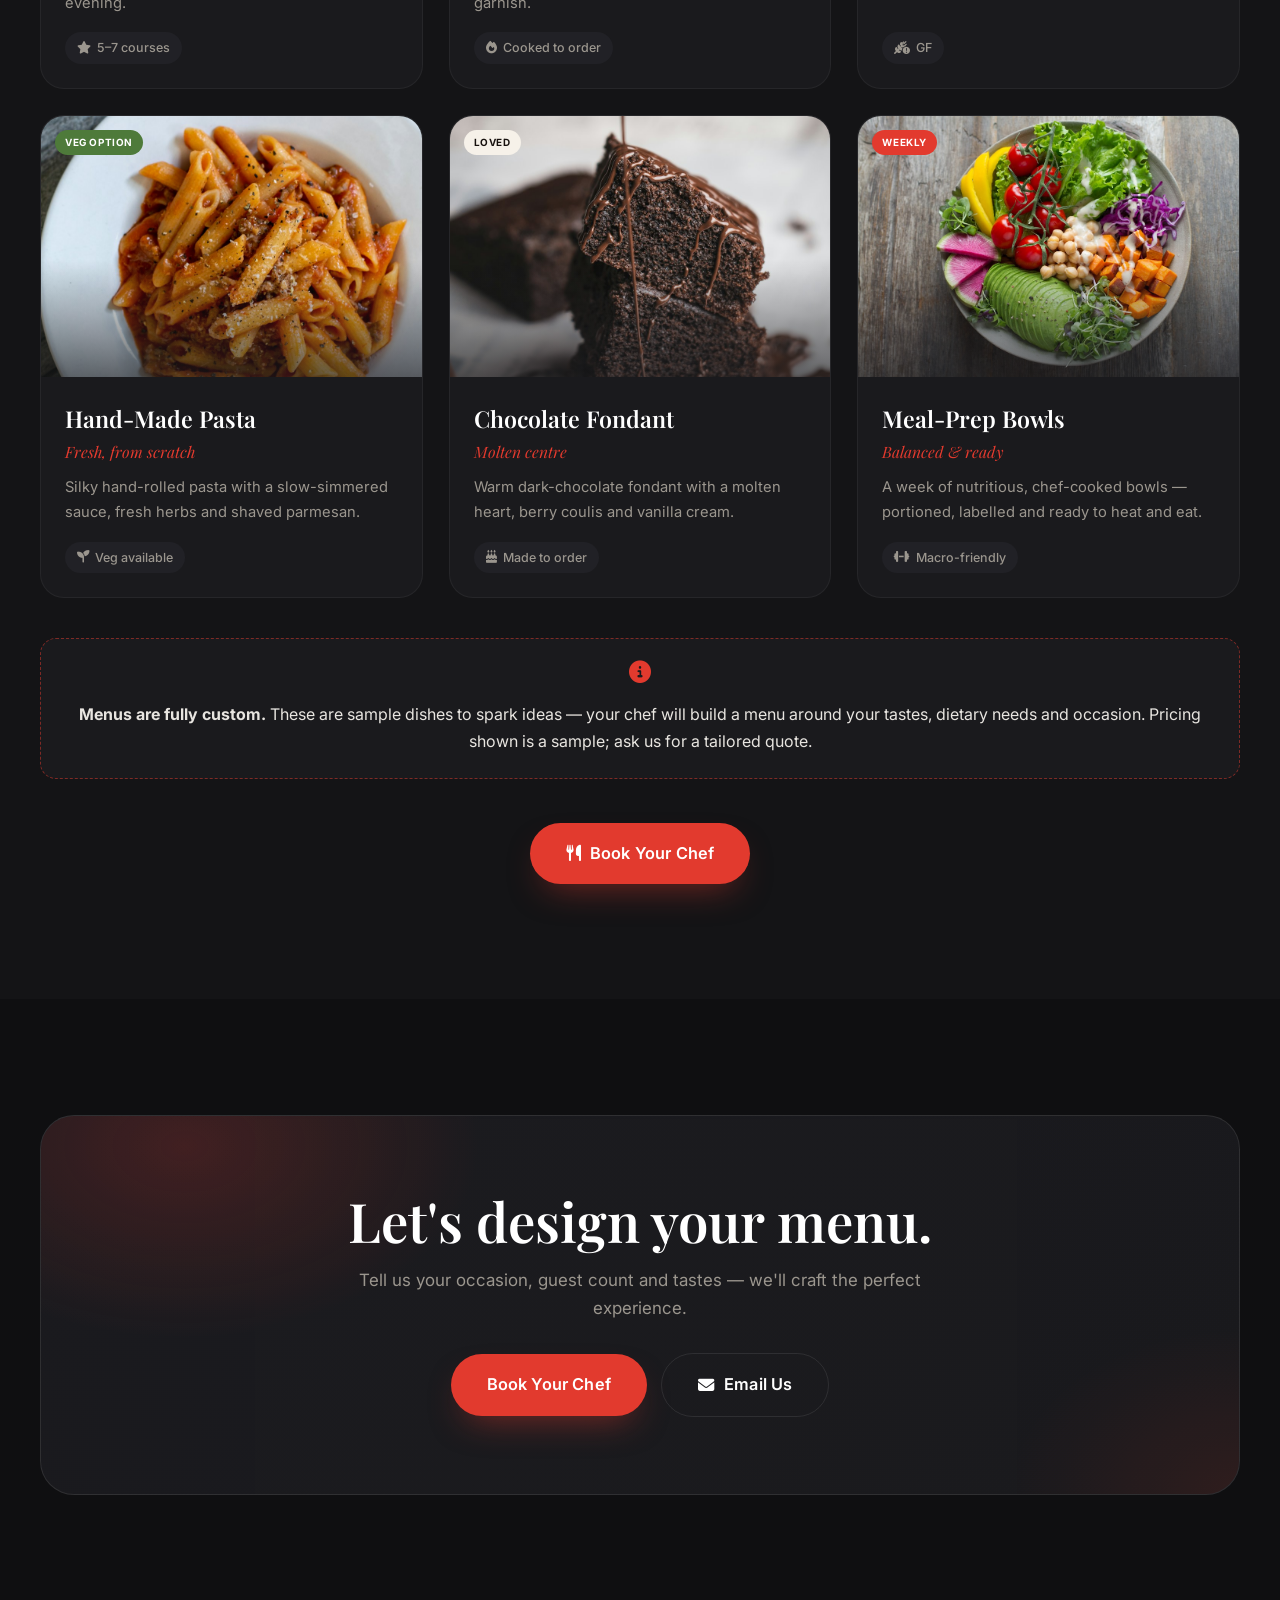
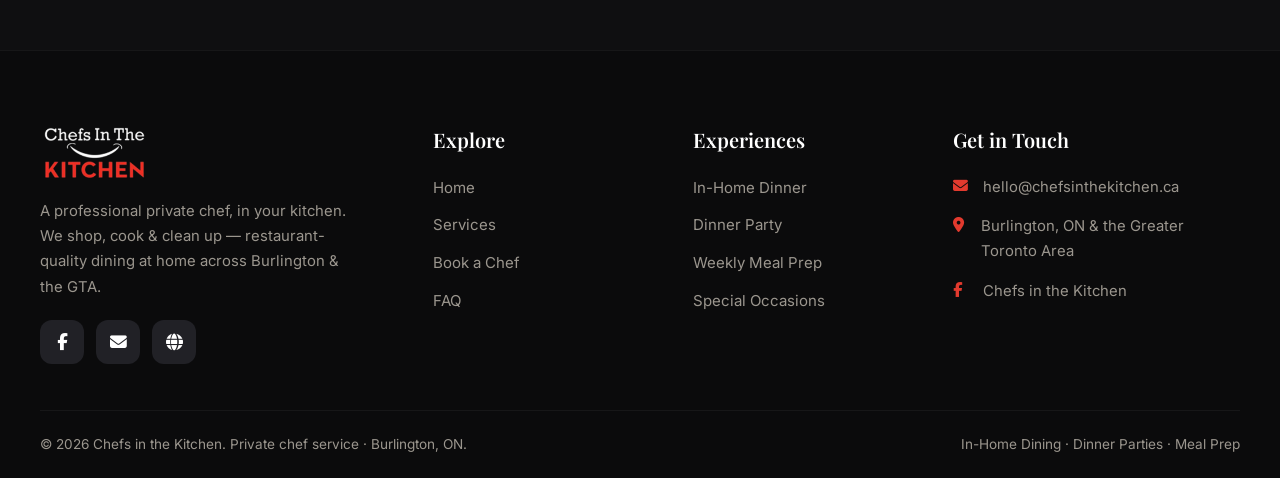
<file: services.html>
<!DOCTYPE html>
<html lang="en">
<head>
  <meta charset="UTF-8" />
  <meta name="viewport" content="width=device-width, initial-scale=1.0" />
  <title>Services &amp; Menu | Chefs in the Kitchen — Private Chef, Burlington</title>
  <meta name="description" content="Private chef experiences from Chefs in the Kitchen: in-home dinners, dinner parties and weekly meal prep. See what's included, how it works, and a sample of our custom menus." />
  <meta name="theme-color" content="#141416" />
  <meta property="og:title" content="Services &amp; Menu | Chefs in the Kitchen" />
  <meta property="og:description" content="In-home dinners, dinner parties & weekly meal prep — restaurant-quality dining at home." />

  <link rel="icon" type="image/svg+xml" href="assets/favicon.svg" />
  <link rel="preconnect" href="https://fonts.googleapis.com" />
  <link rel="preconnect" href="https://fonts.gstatic.com" crossorigin />
  <link href="https://fonts.googleapis.com/css2?family=Playfair+Display:ital,wght@0,500..700;1,500..600&family=Inter:wght@400;500;600&display=swap" rel="stylesheet" />
  <link rel="stylesheet" href="https://cdnjs.cloudflare.com/ajax/libs/font-awesome/6.5.1/css/all.min.css" />
  <link rel="stylesheet" href="css/styles.css" />
</head>
<body>

  <!-- ============ HEADER ============ -->
  <header class="site-header" id="header">
    <div class="container nav">
      <a href="index.html" class="brand" aria-label="Chefs in the Kitchen home">
        <img src="assets/logo-mark.png" alt="Chefs in the Kitchen" class="brand-logo" />
        <span class="brand-name"><b>Chefs in the Kitchen</b><small>Private Chef · Burlington</small></span>
      </a>
      <nav class="nav-links" aria-label="Primary">
        <a href="index.html">Home</a>
        <a href="services.html" class="active">Services</a>
        <a href="book.html">Book</a>
        <a href="book.html#faq">FAQ</a>
      </nav>
      <div class="nav-actions">
        <a href="mailto:hello@chefsinthekitchen.ca" class="nav-phone"><i class="fa-solid fa-envelope"></i> hello@chefsinthekitchen.ca</a>
        <a href="book.html#quote" class="btn btn--sm">Book Your Chef</a>
        <button class="menu-toggle" id="menuToggle" aria-label="Open menu"><i class="fa-solid fa-bars"></i></button>
      </div>
    </div>
  </header>

  <!-- ============ MOBILE DRAWER ============ -->
  <div class="scrim" id="scrim"></div>
  <aside class="mobile-drawer" id="drawer" aria-label="Mobile menu">
    <div class="drawer-head">
      <img src="assets/logo-mark.png" alt="Chefs in the Kitchen" style="height:44px" />
      <button class="drawer-close" id="drawerClose" aria-label="Close menu"><i class="fa-solid fa-xmark"></i></button>
    </div>
    <nav>
      <a href="index.html">Home <i class="fa-solid fa-chevron-right"></i></a>
      <a href="services.html" class="active">Services <i class="fa-solid fa-chevron-right"></i></a>
      <a href="book.html">Book <i class="fa-solid fa-chevron-right"></i></a>
      <a href="book.html#faq">FAQ <i class="fa-solid fa-chevron-right"></i></a>
    </nav>
    <div class="drawer-cta">
      <a href="book.html#quote" class="btn btn--block">Book Your Chef</a>
      <a href="index.html" class="btn btn--ghost btn--block">Back Home</a>
    </div>
    <div class="drawer-contact">
      <a href="mailto:hello@chefsinthekitchen.ca"><i class="fa-solid fa-envelope"></i> hello@chefsinthekitchen.ca</a>
      <span><i class="fa-solid fa-location-dot"></i> Burlington &amp; the GTA</span>
      <a href="https://www.facebook.com/chefsinthekitchen.official/" target="_blank" rel="noopener"><i class="fa-brands fa-facebook-f"></i> Chefs in the Kitchen</a>
    </div>
  </aside>

  <!-- ============ PAGE HERO ============ -->
  <section class="page-hero">
    <div class="container">
      <div class="breadcrumbs reveal"><a href="index.html">Home</a> <span>/</span> <span>Services</span></div>
      <span class="eyebrow eyebrow--center reveal d1" style="margin-top:14px">Our Experiences</span>
      <h1 class="reveal d1">Services &amp; <span class="text-red">Menus</span></h1>
      <p class="reveal d2">From an intimate dinner for two to a full dinner party or a week of ready-to-eat meals — every experience is built around you, and every menu is custom.</p>
    </div>
  </section>

  <!-- ============ PACKAGES ============ -->
  <section class="section" id="packages" style="padding-top:20px">
    <div class="container">
      <div class="pkg-grid">
        <article class="pkg reveal d1">
          <div class="pkg-name">In-Home Dinner</div>
          <div class="pkg-for">Date nights &amp; family dinners</div>
          <div class="pkg-price"><span class="cur">from $</span><b>65</b><span>/ guest</span></div>
          <ul class="pkg-list">
            <li><i class="fa-solid fa-check"></i> Custom multi-course menu</li>
            <li><i class="fa-solid fa-check"></i> Fresh grocery shopping included</li>
            <li><i class="fa-solid fa-check"></i> Cooked &amp; plated in your home</li>
            <li><i class="fa-solid fa-check"></i> Full kitchen cleanup</li>
          </ul>
          <a href="book.html#quote" class="btn btn--ghost btn--block">Book In-Home Dinner</a>
        </article>

        <article class="pkg featured reveal d2">
          <div class="pkg-flag">Most Popular</div>
          <div class="pkg-name">Dinner Party</div>
          <div class="pkg-for">Celebrations &amp; entertaining</div>
          <div class="pkg-price"><span class="cur">from $</span><b>95</b><span>/ guest</span></div>
          <ul class="pkg-list">
            <li><i class="fa-solid fa-check"></i> Curated multi-course experience</li>
            <li><i class="fa-solid fa-check"></i> Canapés &amp; plated service</li>
            <li><i class="fa-solid fa-check"></i> Shopping, cooking &amp; serving</li>
            <li><i class="fa-solid fa-check"></i> Wine pairing suggestions</li>
            <li><i class="fa-solid fa-check"></i> Complete cleanup</li>
          </ul>
          <a href="book.html#quote" class="btn btn--block">Book Dinner Party</a>
        </article>

        <article class="pkg reveal d3">
          <div class="pkg-name">Weekly Meal Prep</div>
          <div class="pkg-for">Eat well through the week</div>
          <div class="pkg-price"><span class="cur">from $</span><b>40</b><span>/ meal</span></div>
          <ul class="pkg-list">
            <li><i class="fa-solid fa-check"></i> Personalized weekly menu</li>
            <li><i class="fa-solid fa-check"></i> Fresh, nutritious ingredients</li>
            <li><i class="fa-solid fa-check"></i> Cooked, portioned &amp; stored</li>
            <li><i class="fa-solid fa-check"></i> Dietary &amp; macro-friendly</li>
          </ul>
          <a href="book.html#quote" class="btn btn--ghost btn--block">Book Meal Prep</a>
        </article>
      </div>
    </div>
  </section>

  <!-- ============ INCLUSIONS ============ -->
  <section class="section section--alt">
    <div class="container center">
      <span class="eyebrow eyebrow--center reveal">All-Inclusive</span>
      <h2 class="section-title reveal d1">Every booking <em>includes it all</em></h2>
      <p class="section-lead reveal d2">One price, zero hassle — your chef takes care of everything.</p>
    </div>
    <div class="container">
      <div class="events">
        <div class="event reveal d1"><div class="ic"><i class="fa-solid fa-book-open"></i></div><h3>Menu Planning</h3><p>A custom menu around your tastes &amp; occasion.</p></div>
        <div class="event reveal d2"><div class="ic"><i class="fa-solid fa-basket-shopping"></i></div><h3>Grocery Shopping</h3><p>Fresh, quality ingredients sourced for you.</p></div>
        <div class="event reveal d3"><div class="ic"><i class="fa-solid fa-fire-burner"></i></div><h3>Cooking &amp; Plating</h3><p>Restaurant-quality dishes made in your kitchen.</p></div>
        <div class="event reveal d4"><div class="ic"><i class="fa-solid fa-broom"></i></div><h3>Cleanup</h3><p>We leave your kitchen spotless. You relax.</p></div>
      </div>
    </div>
  </section>

  <!-- ============ PROCESS ============ -->
  <section class="section">
    <div class="container center">
      <span class="eyebrow eyebrow--center reveal">The Process</span>
      <h2 class="section-title reveal d1">Simple from <em>start to plate</em></h2>
    </div>
    <div class="container">
      <div class="steps">
        <div class="step reveal d1"><div class="step-num">1</div><i class="fa-solid fa-book-open step-ic"></i><h3>Choose &amp; customize</h3><p>Pick an experience and share your tastes, guest count and any dietary needs.</p></div>
        <div class="step reveal d2"><div class="step-num">2</div><i class="fa-solid fa-basket-shopping step-ic"></i><h3>We shop &amp; prep</h3><p>Your chef designs the menu and sources everything fresh for the day.</p></div>
        <div class="step reveal d3"><div class="step-num">3</div><i class="fa-solid fa-champagne-glasses step-ic"></i><h3>Cook, serve &amp; clean</h3><p>Sit back and enjoy a restaurant experience at your own table.</p></div>
      </div>
    </div>
  </section>

  <!-- ============ SAMPLE MENU ============ -->
  <section class="section section--alt" id="menu">
    <div class="container center">
      <span class="eyebrow eyebrow--center reveal">Sample Menu</span>
      <h2 class="section-title reveal d1">Dishes our chefs <em>love to cook</em></h2>
      <p class="section-lead reveal d2">A taste of what's possible — every menu is tailored to you.</p>
    </div>
    <div class="container">
      <div class="menu-filter reveal">
        <button class="filter-btn active" data-filter="all"><i class="fa-solid fa-utensils"></i> All <span class="filter-count">6</span></button>
        <button class="filter-btn" data-filter="mains"><i class="fa-solid fa-drumstick-bite"></i> Mains <span class="filter-count">2</span></button>
        <button class="filter-btn" data-filter="seafood"><i class="fa-solid fa-fish"></i> Seafood <span class="filter-count">1</span></button>
        <button class="filter-btn" data-filter="pasta"><i class="fa-solid fa-wheat-awn"></i> Pasta <span class="filter-count">1</span></button>
        <button class="filter-btn" data-filter="sweets"><i class="fa-solid fa-ice-cream"></i> Sweets <span class="filter-count">1</span></button>
        <button class="filter-btn" data-filter="prep"><i class="fa-solid fa-box"></i> Meal Prep <span class="filter-count">1</span></button>
      </div>
      <div class="menu-grid">
        <article class="menu-card reveal" data-cat="mains">
          <div class="menu-card-media"><div class="menu-badges"><span class="menu-badge">Signature</span></div><img src="assets/photos/plating.jpg" alt="Chef's tasting menu" /></div>
          <div class="menu-card-body">
            <div class="top"><div><h3>Chef's Tasting</h3><div class="es">Multi-course journey</div></div></div>
            <p>A surprise sequence of the chef's finest seasonal plates, paced perfectly for a special evening.</p>
            <div class="menu-card-foot"><span class="pill"><i class="fa-solid fa-star"></i> 5–7 courses</span></div>
          </div>
        </article>
        <article class="menu-card reveal d1" data-cat="mains">
          <div class="menu-card-media"><div class="menu-badges"><span class="menu-badge pop">Popular</span></div><img src="assets/photos/steak.jpg" alt="Seared steak" /></div>
          <div class="menu-card-body">
            <div class="top"><div><h3>Seared Steak &amp; Jus</h3><div class="es">Prime cut, red wine jus</div></div></div>
            <p>Perfectly seared steak with a silky red-wine reduction, seasonal vegetables and confit garnish.</p>
            <div class="menu-card-foot"><span class="pill"><i class="fa-solid fa-fire"></i> Cooked to order</span></div>
          </div>
        </article>
        <article class="menu-card reveal d2" data-cat="seafood">
          <div class="menu-card-media"><div class="menu-badges"><span class="menu-badge">Fresh</span></div><img src="assets/photos/salmon.jpg" alt="Pan-seared salmon" /></div>
          <div class="menu-card-body">
            <div class="top"><div><h3>Pan-Seared Salmon</h3><div class="es">Crisp skin, lemon butter</div></div></div>
            <p>Fresh salmon with a crackling skin, bright lemon-butter and grilled seasonal greens.</p>
            <div class="menu-card-foot"><span class="pill"><i class="fa-solid fa-wheat-awn-circle-exclamation"></i> GF</span></div>
          </div>
        </article>
        <article class="menu-card reveal d3" data-cat="pasta">
          <div class="menu-card-media"><div class="menu-badges"><span class="menu-badge veg">Veg option</span></div><img src="assets/photos/pasta.jpg" alt="Hand-made pasta" /></div>
          <div class="menu-card-body">
            <div class="top"><div><h3>Hand-Made Pasta</h3><div class="es">Fresh, from scratch</div></div></div>
            <p>Silky hand-rolled pasta with a slow-simmered sauce, fresh herbs and shaved parmesan.</p>
            <div class="menu-card-foot"><span class="pill"><i class="fa-solid fa-seedling"></i> Veg available</span></div>
          </div>
        </article>
        <article class="menu-card reveal" data-cat="sweets">
          <div class="menu-card-media"><div class="menu-badges"><span class="menu-badge pop">Loved</span></div><img src="assets/photos/dessert.jpg" alt="Chocolate fondant" /></div>
          <div class="menu-card-body">
            <div class="top"><div><h3>Chocolate Fondant</h3><div class="es">Molten centre</div></div></div>
            <p>Warm dark-chocolate fondant with a molten heart, berry coulis and vanilla cream.</p>
            <div class="menu-card-foot"><span class="pill"><i class="fa-solid fa-cake-candles"></i> Made to order</span></div>
          </div>
        </article>
        <article class="menu-card reveal d1" data-cat="prep">
          <div class="menu-card-media"><div class="menu-badges"><span class="menu-badge">Weekly</span></div><img src="assets/photos/mealprep.jpg" alt="Meal prep bowls" /></div>
          <div class="menu-card-body">
            <div class="top"><div><h3>Meal-Prep Bowls</h3><div class="es">Balanced &amp; ready</div></div></div>
            <p>A week of nutritious, chef-cooked bowls — portioned, labelled and ready to heat and eat.</p>
            <div class="menu-card-foot"><span class="pill"><i class="fa-solid fa-dumbbell"></i> Macro-friendly</span></div>
          </div>
        </article>
        <div class="menu-empty" id="menuEmpty"><i class="fa-solid fa-utensils" style="font-size:2rem;color:var(--red)"></i><p style="margin-top:12px">Nothing here yet — try another category.</p></div>
      </div>
      <div class="menu-note reveal">
        <i class="fa-solid fa-circle-info"></i>
        <p style="margin:0"><strong>Menus are fully custom.</strong> These are sample dishes to spark ideas — your chef will build a menu around your tastes, dietary needs and occasion. Pricing shown is a sample; ask us for a tailored quote.</p>
      </div>
      <div class="center" style="margin-top:44px"><a href="book.html#quote" class="btn btn--lg reveal"><i class="fa-solid fa-utensils"></i> Book Your Chef</a></div>
    </div>
  </section>

  <!-- ============ CTA ============ -->
  <section class="section">
    <div class="container">
      <div class="cta-band reveal-scale">
        <h2>Let's design your menu.</h2>
        <p>Tell us your occasion, guest count and tastes — we'll craft the perfect experience.</p>
        <div class="hero-ctas">
          <a href="book.html#quote" class="btn btn--lg">Book Your Chef</a>
          <a href="mailto:hello@chefsinthekitchen.ca" class="btn btn--ghost btn--lg"><i class="fa-solid fa-envelope"></i> Email Us</a>
        </div>
      </div>
    </div>
  </section>

  <!-- ============ FOOTER ============ -->
  <footer class="footer">
    <div class="container">
      <div class="footer-top">
        <div class="footer-brand">
          <img src="assets/logo-mark.png" alt="Chefs in the Kitchen" class="brand-logo-f" />
          <p>A professional private chef, in your kitchen. We shop, cook &amp; clean up — restaurant-quality dining at home across Burlington &amp; the GTA.</p>
          <div class="footer-social">
            <a href="https://www.facebook.com/chefsinthekitchen.official/" target="_blank" rel="noopener" aria-label="Facebook"><i class="fa-brands fa-facebook-f"></i></a>
            <a href="mailto:hello@chefsinthekitchen.ca" aria-label="Email"><i class="fa-solid fa-envelope"></i></a>
            <a href="https://chefsinthekitchen.ca" target="_blank" rel="noopener" aria-label="Website"><i class="fa-solid fa-globe"></i></a>
          </div>
        </div>
        <div>
          <h4>Explore</h4>
          <div class="footer-links"><a href="index.html">Home</a><a href="services.html">Services</a><a href="book.html">Book a Chef</a><a href="book.html#faq">FAQ</a></div>
        </div>
        <div>
          <h4>Experiences</h4>
          <div class="footer-links"><a href="services.html">In-Home Dinner</a><a href="services.html">Dinner Party</a><a href="services.html">Weekly Meal Prep</a><a href="book.html">Special Occasions</a></div>
        </div>
        <div>
          <h4>Get in Touch</h4>
          <div class="footer-contact">
            <a href="mailto:hello@chefsinthekitchen.ca"><i class="fa-solid fa-envelope"></i> hello@chefsinthekitchen.ca</a>
            <span><i class="fa-solid fa-location-dot"></i> Burlington, ON &amp; the Greater Toronto Area</span>
            <a href="https://www.facebook.com/chefsinthekitchen.official/" target="_blank" rel="noopener"><i class="fa-brands fa-facebook-f"></i> Chefs in the Kitchen</a>
          </div>
        </div>
      </div>
      <div class="footer-bottom">
        <span>© <span data-year>2026</span> Chefs in the Kitchen. Private chef service · Burlington, ON.</span>
        <span>In-Home Dining · Dinner Parties · Meal Prep</span>
      </div>
    </div>
  </footer>

  <!-- ============ LIGHTBOX ============ -->
  <div class="lightbox" id="lightbox" aria-hidden="true">
    <button class="lightbox-close" id="lbClose" aria-label="Close"><i class="fa-solid fa-xmark"></i></button>
    <button class="lightbox-nav prev" id="lbPrev" aria-label="Previous"><i class="fa-solid fa-chevron-left"></i></button>
    <button class="lightbox-nav next" id="lbNext" aria-label="Next"><i class="fa-solid fa-chevron-right"></i></button>
    <div><img id="lbImg" src="assets/photos/steak.jpg" alt="" /><div class="lightbox-cap" id="lbCap"></div></div>
  </div>

  <a href="book.html#quote" class="fab-cta" aria-label="Book your chef"><i class="fa-solid fa-utensils"></i><span>Book Your Chef</span></a>
  <button class="to-top" id="toTop" aria-label="Back to top"><i class="fa-solid fa-arrow-up"></i></button>

  <script src="js/main.js"></script>
</body>
</html>
</file>
<file: css/styles.css>
/* ============================================================
   CHEFS IN THE KITCHEN — Private Chef Service (Burlington, ON)
   Dark, premium design system — black / red / white
   ============================================================ */

:root {
  --bg: #0F0F11;
  --bg-2: #141416;
  --surface: #1A1A1D;
  --surface-2: #212126;
  --surface-3: #2A2A31;
  --line: rgba(255,255,255,0.09);
  --line-2: rgba(255,255,255,0.05);

  --red: #E23A2E;
  --red-deep: #B7241A;
  --red-soft: rgba(226,58,46,0.14);

  --white: #FFFFFF;
  --cream: #F6F1E9;
  --text: #E8E5E0;
  --text-soft: #9B968E;

  --shadow-sm: 0 2px 12px rgba(0,0,0,0.4);
  --shadow-md: 0 20px 46px -18px rgba(0,0,0,0.7);
  --shadow-lg: 0 40px 80px -30px rgba(0,0,0,0.8);
  --shadow-red: 0 16px 34px -14px rgba(226,58,46,0.5);

  --r-sm: 10px;
  --r-md: 16px;
  --r-lg: 24px;
  --r-xl: 34px;

  --font-display: "Playfair Display", Georgia, serif;
  --font-body: "Inter", system-ui, -apple-system, sans-serif;

  --container: 1200px;
  --ease: cubic-bezier(0.22, 1, 0.36, 1);
}

*, *::before, *::after { box-sizing: border-box; margin: 0; padding: 0; }
html { scroll-behavior: smooth; -webkit-text-size-adjust: 100%; scroll-padding-top: 100px; }
body {
  font-family: var(--font-body); color: var(--text); background: var(--bg);
  line-height: 1.7; overflow-x: hidden; -webkit-font-smoothing: antialiased; font-weight: 400;
}
img, svg { display: block; max-width: 100%; }
a { color: inherit; text-decoration: none; }
button { font-family: inherit; cursor: pointer; border: none; background: none; }
ul { list-style: none; }
input, textarea, select, button { font-family: inherit; font-size: 1rem; color: inherit; }
::selection { background: var(--red); color: #fff; }

body::before {
  content: ""; position: fixed; inset: 0; z-index: -2;
  background:
    radial-gradient(900px 600px at 88% -8%, rgba(226,58,46,0.14), transparent 55%),
    radial-gradient(760px 520px at 2% 2%, rgba(226,58,46,0.06), transparent 55%),
    var(--bg);
}

/* Layout */
.container { width: min(100% - 44px, var(--container)); margin-inline: auto; }
.section { padding: clamp(72px, 9vw, 132px) 0; position: relative; }
.section--tight { padding: clamp(50px, 6vw, 88px) 0; }
.section--alt { background: var(--bg-2); }
.center { text-align: center; }

/* Type helpers */
.eyebrow {
  display: inline-flex; align-items: center; gap: 10px;
  font-size: 0.74rem; font-weight: 600; letter-spacing: 0.26em; text-transform: uppercase; color: var(--red);
}
.eyebrow::before { content: ""; width: 26px; height: 2px; background: var(--red); }
.eyebrow--center { justify-content: center; }
.eyebrow--center::after { content: ""; width: 26px; height: 2px; background: var(--red); }
.section-title {
  font-family: var(--font-display); font-weight: 600; color: var(--white);
  font-size: clamp(2.1rem, 4.6vw, 3.5rem); line-height: 1.08; letter-spacing: -0.01em; margin: 16px 0 0;
}
.section-title em { font-style: italic; color: var(--red); }
.section-lead { max-width: 62ch; margin-top: 18px; color: var(--text-soft); font-size: 1.06rem; }
.center .section-lead { margin-inline: auto; }
.text-red { color: var(--red); }

/* Buttons */
.btn {
  --bg: var(--red); --fg: #fff;
  position: relative; display: inline-flex; align-items: center; justify-content: center; gap: 10px;
  padding: 15px 30px; border-radius: 100px; font-weight: 600; font-size: 0.94rem; letter-spacing: 0.01em;
  background: var(--bg); color: var(--fg); box-shadow: var(--shadow-red);
  transition: transform 0.35s var(--ease), box-shadow 0.35s var(--ease), background 0.3s; overflow: hidden; isolation: isolate;
}
.btn::after { content: ""; position: absolute; inset: 0; z-index: -1; background: linear-gradient(120deg, transparent 30%, rgba(255,255,255,0.25) 50%, transparent 70%); transform: translateX(-120%); transition: transform 0.6s var(--ease); }
.btn:hover { transform: translateY(-3px); box-shadow: 0 24px 44px -16px rgba(226,58,46,0.6); }
.btn:hover::after { transform: translateX(120%); }
.btn--ghost { --bg: transparent; --fg: var(--white); box-shadow: none; border: 1.5px solid var(--line); }
.btn--ghost:hover { background: rgba(255,255,255,0.05); border-color: rgba(255,255,255,0.25); }
.btn--light { --bg: var(--cream); --fg: #17110E; box-shadow: var(--shadow-md); }
.btn--lg { padding: 17px 36px; font-size: 1.02rem; }
.btn--sm { padding: 10px 20px; font-size: 0.86rem; box-shadow: none; }
.btn--block { width: 100%; }
.link-arrow { display: inline-flex; align-items: center; gap: 8px; font-weight: 600; color: var(--red); }
.link-arrow i { transition: transform 0.3s var(--ease); }
.link-arrow:hover i { transform: translateX(5px); }

/* ============ HEADER ============ */
.site-header { position: fixed; top: 0; left: 0; right: 0; z-index: 100; transition: transform 0.4s var(--ease), background 0.4s, box-shadow 0.4s, backdrop-filter 0.4s; }
.site-header.scrolled { background: rgba(15,15,17,0.82); backdrop-filter: blur(16px) saturate(1.2); box-shadow: 0 8px 30px -18px rgba(0,0,0,0.9); border-bottom: 1px solid var(--line-2); }
.site-header.hidden { transform: translateY(-100%); }
.nav { display: flex; align-items: center; justify-content: space-between; gap: 20px; padding: 13px 0; }

/* brand lockup: logo + name */
.brand { display: flex; align-items: center; gap: 13px; }
.brand-logo { height: 44px; width: auto; transition: transform 0.4s var(--ease); }
.brand:hover .brand-logo { transform: scale(1.04); }
.brand-name { display: flex; flex-direction: column; line-height: 1.05; padding-left: 13px; border-left: 1px solid var(--line); }
.brand-name b { font-family: var(--font-display); font-weight: 600; font-size: 1.12rem; color: var(--white); letter-spacing: 0.01em; }
.brand-name small { font-size: 0.62rem; font-weight: 600; letter-spacing: 0.22em; text-transform: uppercase; color: var(--red); margin-top: 3px; }

.nav-links { display: flex; align-items: center; gap: 2px; }
.nav-links a { position: relative; padding: 9px 16px; border-radius: 100px; font-weight: 500; color: var(--text); font-size: 0.94rem; transition: color 0.25s; }
.nav-links a::after { content: ""; position: absolute; left: 16px; right: 16px; bottom: 5px; height: 2px; background: var(--red); transform: scaleX(0); transform-origin: left; transition: transform 0.3s var(--ease); }
.nav-links a:hover { color: var(--white); } .nav-links a:hover::after, .nav-links a.active::after { transform: scaleX(1); }
.nav-links a.active { color: var(--white); }
.nav-actions { display: flex; align-items: center; gap: 12px; }
.nav-phone { display: inline-flex; align-items: center; gap: 8px; font-weight: 500; color: var(--text); font-size: 0.92rem; }
.nav-phone i { color: var(--red); }
.nav-phone:hover { color: var(--white); }
.menu-toggle { display: none; width: 46px; height: 46px; border-radius: 12px; background: var(--red); color: #fff; font-size: 1.15rem; align-items: center; justify-content: center; box-shadow: var(--shadow-red); }

.mobile-drawer { position: fixed; inset: 0 0 0 auto; width: min(86vw, 360px); z-index: 200; background: var(--surface); transform: translateX(100%); transition: transform 0.5s var(--ease); padding: 26px; display: flex; flex-direction: column; gap: 8px; box-shadow: -30px 0 60px -30px rgba(0,0,0,0.8); overflow-y: auto; border-left: 1px solid var(--line); }
.mobile-drawer.open { transform: translateX(0); }
.drawer-head { display: flex; align-items: center; justify-content: space-between; margin-bottom: 18px; }
.drawer-close { width: 44px; height: 44px; border-radius: 12px; background: var(--surface-2); color: var(--text); font-size: 1.2rem; }
.mobile-drawer nav a { display: flex; align-items: center; justify-content: space-between; padding: 15px 16px; border-radius: 12px; font-size: 1.2rem; font-weight: 500; font-family: var(--font-display); border-bottom: 1px solid var(--line-2); color: var(--text); }
.mobile-drawer nav a:hover, .mobile-drawer nav a.active { background: var(--surface-2); color: var(--red); }
.drawer-cta { margin-top: 20px; display: flex; flex-direction: column; gap: 12px; }
.drawer-contact { margin-top: 18px; font-size: 0.92rem; color: var(--text-soft); display: grid; gap: 10px; }
.drawer-contact a { display: inline-flex; align-items: center; gap: 10px; }
.drawer-contact i { color: var(--red); width: 18px; }
.scrim { position: fixed; inset: 0; z-index: 150; background: rgba(0,0,0,0.6); opacity: 0; visibility: hidden; transition: opacity 0.4s, visibility 0.4s; backdrop-filter: blur(2px); }
.scrim.show { opacity: 1; visibility: visible; }

/* ============ HERO (no orbit) ============ */
.hero { position: relative; padding: clamp(130px, 16vw, 186px) 0 clamp(60px, 8vw, 96px); overflow: hidden; }
.hero-grid { display: grid; grid-template-columns: 1.08fr 0.92fr; gap: 44px; align-items: center; }
.hero-badge { display: inline-flex; align-items: center; gap: 10px; padding: 8px 16px; background: var(--surface); border: 1px solid var(--line); border-radius: 100px; font-size: 0.8rem; font-weight: 500; color: var(--cream); box-shadow: var(--shadow-sm); }
.hero-badge .dot { width: 8px; height: 8px; border-radius: 50%; background: var(--red); box-shadow: 0 0 0 4px rgba(226,58,46,0.2); animation: pulse 2s infinite; }
@keyframes pulse { 0%,100% { box-shadow: 0 0 0 4px rgba(226,58,46,0.22); } 50% { box-shadow: 0 0 0 8px rgba(226,58,46,0); } }
.hero-title { font-family: var(--font-display); font-weight: 600; color: var(--white); font-size: clamp(2.9rem, 6.4vw, 5.2rem); line-height: 1.02; letter-spacing: -0.015em; margin: 22px 0 0; }
.hero-title em { font-style: italic; color: var(--red); }
.hero-sub { margin-top: 22px; max-width: 52ch; font-size: 1.12rem; color: var(--text-soft); }
.hero-ctas { margin-top: 32px; display: flex; flex-wrap: wrap; gap: 14px; align-items: center; }
.hero-meta { margin-top: 36px; display: flex; gap: 30px; flex-wrap: wrap; align-items: center; }
.hero-meta .m b { font-family: var(--font-display); font-size: 2rem; color: var(--white); line-height: 1; display: block; font-weight: 600; }
.hero-meta .m span { font-size: 0.82rem; color: var(--text-soft); margin-top: 4px; display: block; }
.hero-meta .divider { width: 1px; height: 40px; background: var(--line); }

.hero-visual { position: relative; display: grid; place-items: center; min-height: 460px; }
.hero-visual::before { content: ""; position: absolute; width: 78%; height: 78%; border-radius: 50%; background: radial-gradient(circle, rgba(226,58,46,0.30), transparent 66%); filter: blur(50px); }
.hero-photo-wrap { position: relative; width: min(430px, 100%); }
.hero-photo { position: relative; border-radius: 24px; overflow: hidden; border: 1px solid var(--line); box-shadow: var(--shadow-lg); aspect-ratio: 4 / 5; }
.hero-photo img { width: 100%; height: 100%; object-fit: cover; }
.hero-photo::after { content: ""; position: absolute; inset: 0; background: linear-gradient(180deg, transparent 48%, rgba(11,11,12,0.5)); }
.hero-tag { position: absolute; z-index: 2; display: flex; align-items: center; gap: 11px; background: rgba(26,26,29,0.92); backdrop-filter: blur(8px); border: 1px solid var(--line); padding: 12px 16px; border-radius: 14px; box-shadow: var(--shadow-md); font-size: 0.86rem; }
.hero-tag i { color: var(--red); font-size: 1.05rem; }
.hero-tag b { color: var(--white); font-weight: 600; display: block; }
.hero-tag small { color: var(--text-soft); font-size: 0.74rem; }
.hero-tag.t1 { top: 22px; right: -20px; }
.hero-tag.t2 { bottom: 24px; left: -20px; }

/* ============ MARQUEE ============ */
.marquee { background: var(--red); color: #fff; overflow: hidden; }
.marquee-track { display: flex; width: max-content; animation: marquee 30s linear infinite; }
.marquee:hover .marquee-track { animation-play-state: paused; }
.marquee-item { display: inline-flex; align-items: center; gap: 16px; padding: 14px 34px; font-family: var(--font-display); font-style: italic; font-size: 1.25rem; white-space: nowrap; }
.marquee-item i { font-size: 0.5rem; opacity: 0.7; }
@keyframes marquee { to { transform: translateX(-50%); } }

/* ============ STEPS ============ */
.steps { display: grid; grid-template-columns: repeat(3, 1fr); gap: 22px; margin-top: 54px; }
.step { background: var(--surface); border-radius: var(--r-md); padding: 34px 28px; border: 1px solid var(--line-2); position: relative; transition: transform 0.4s var(--ease), border-color 0.4s; }
.step:hover { transform: translateY(-6px); border-color: rgba(226,58,46,0.4); }
.step-num { width: 54px; height: 54px; border-radius: 14px; display: grid; place-items: center; font-family: var(--font-display); font-size: 1.6rem; font-weight: 700; background: var(--red-soft); color: var(--red); margin-bottom: 18px; border: 1px solid rgba(226,58,46,0.3); }
.step h3 { font-family: var(--font-display); font-size: 1.4rem; font-weight: 600; color: var(--white); }
.step p { color: var(--text-soft); font-size: 0.95rem; margin-top: 8px; }
.step .step-ic { position: absolute; top: 30px; right: 26px; font-size: 1.2rem; color: var(--red); opacity: 0.5; }

/* ============ SERVICE / DISH CARDS ============ */
.dish-grid { display: grid; grid-template-columns: repeat(3, 1fr); gap: 26px; margin-top: 54px; }
.dish-card { position: relative; background: var(--surface); border-radius: var(--r-lg); overflow: hidden; border: 1px solid var(--line-2); transition: transform 0.5s var(--ease), border-color 0.5s; display: flex; flex-direction: column; }
.dish-card:hover { transform: translateY(-10px); border-color: rgba(226,58,46,0.4); }
.dish-media { position: relative; width: 100%; aspect-ratio: 16 / 11; overflow: hidden; }
.dish-media img { width: 100%; height: 100%; object-fit: cover; transition: transform 0.7s var(--ease); }
.dish-card:hover .dish-media img { transform: scale(1.06); }
.dish-media::after { content: ""; position: absolute; inset: 0; background: linear-gradient(180deg, transparent 55%, rgba(26,26,29,0.7)); }
.dish-tag { position: absolute; z-index: 2; top: 14px; right: 14px; background: var(--red); color: #fff; font-size: 0.64rem; font-weight: 700; letter-spacing: 0.08em; text-transform: uppercase; padding: 5px 11px; border-radius: 100px; box-shadow: var(--shadow-sm); }
.dish-body { padding: 24px 26px 26px; display: flex; flex-direction: column; flex: 1; }
.dish-name { font-family: var(--font-display); font-size: 1.6rem; font-weight: 600; color: var(--white); }
.dish-es { color: var(--red); font-style: italic; font-family: var(--font-display); font-size: 1rem; }
.dish-desc { margin-top: 10px; color: var(--text-soft); font-size: 0.95rem; flex: 1; }
.dish-foot { margin-top: 18px; padding-top: 16px; border-top: 1px solid var(--line-2); display: flex; align-items: center; justify-content: space-between; gap: 10px; }
.dish-price { font-weight: 700; color: var(--white); }
.dish-price small { font-weight: 400; color: var(--text-soft); }
.pill { display: inline-flex; align-items: center; gap: 6px; font-size: 0.78rem; font-weight: 500; padding: 5px 12px; border-radius: 100px; background: var(--surface-2); color: var(--text-soft); }

/* ============ STORY / ABOUT ============ */
.story-grid { display: grid; grid-template-columns: 0.95fr 1.05fr; gap: 56px; align-items: center; }
.story-collage { position: relative; }
.story-media { position: relative; width: min(420px, 100%); margin-inline: auto; border-radius: 20px; overflow: hidden; border: 1px solid var(--line); box-shadow: var(--shadow-lg); aspect-ratio: 4 / 5; }
.story-media img { width: 100%; height: 100%; object-fit: cover; }
.story-badge { position: absolute; bottom: 2%; left: -2%; background: var(--red); color: #fff; border-radius: 18px; padding: 20px 24px; box-shadow: var(--shadow-lg); max-width: 220px; }
.story-badge b { font-family: var(--font-display); font-size: 2.4rem; display: block; line-height: 1; font-weight: 700; }
.story-badge span { font-size: 0.84rem; opacity: 0.92; }
.story-quote { font-family: var(--font-display); font-style: italic; font-size: 1.7rem; line-height: 1.4; color: var(--white); margin: 20px 0; padding-left: 22px; border-left: 2px solid var(--red); }
.story-features { display: grid; gap: 16px; margin-top: 24px; }
.story-feature { display: flex; gap: 14px; align-items: flex-start; }
.story-feature .ic { flex: 0 0 auto; width: 46px; height: 46px; border-radius: 12px; display: grid; place-items: center; background: var(--red-soft); color: var(--red); font-size: 1.1rem; border: 1px solid rgba(226,58,46,0.25); }
.story-feature b { font-weight: 600; color: var(--white); }
.story-feature p { color: var(--text-soft); font-size: 0.93rem; }

/* ============ STATS ============ */
.stats { display: grid; grid-template-columns: repeat(4, 1fr); gap: 20px; }
.stat { text-align: center; padding: 20px; }
.stat b { font-family: var(--font-display); font-weight: 700; display: block; font-size: clamp(2.6rem, 5vw, 3.6rem); line-height: 1; color: var(--white); }
.stat span { color: var(--text-soft); margin-top: 8px; display: block; font-size: 0.94rem; }
.stat .suffix { color: var(--red); }

/* ============ TESTIMONIALS ============ */
.testimonials { position: relative; }
.tst-viewport { overflow: hidden; margin-top: 44px; }
.tst-track { display: flex; transition: transform 0.6s var(--ease); }
.tst-slide { flex: 0 0 100%; padding: 6px; }
.tst-card { background: var(--surface); border-radius: var(--r-lg); padding: clamp(32px, 4vw, 54px); border: 1px solid var(--line-2); text-align: center; max-width: 780px; margin-inline: auto; }
.tst-card .quote-mark { font-family: var(--font-display); font-size: 5rem; line-height: 0.5; color: var(--red); opacity: 0.6; height: 32px; display: block; }
.tst-stars { color: var(--red); font-size: 0.95rem; letter-spacing: 3px; margin: 8px 0 14px; }
.tst-text { font-family: var(--font-display); font-size: clamp(1.4rem, 2.6vw, 1.9rem); line-height: 1.4; font-style: italic; color: var(--cream); }
.tst-author { margin-top: 24px; display: flex; align-items: center; justify-content: center; gap: 14px; }
.tst-avatar { width: 54px; height: 54px; border-radius: 50%; display: grid; place-items: center; font-weight: 700; color: #fff; background: linear-gradient(140deg, var(--red), var(--red-deep)); }
.tst-author .who { text-align: left; }
.tst-author b { font-weight: 600; color: var(--white); }
.tst-author span { display: block; font-size: 0.84rem; color: var(--text-soft); }
.tst-controls { display: flex; align-items: center; justify-content: center; gap: 18px; margin-top: 28px; }
.tst-arrow { width: 50px; height: 50px; border-radius: 50%; background: var(--surface); color: var(--white); display: grid; place-items: center; border: 1px solid var(--line); transition: background 0.25s, transform 0.25s; }
.tst-arrow:hover { background: var(--red); transform: scale(1.08); }
.tst-dots { display: flex; gap: 9px; }
.tst-dot { width: 9px; height: 9px; border-radius: 50%; background: var(--line); transition: all 0.3s; }
.tst-dot.active { background: var(--red); width: 26px; border-radius: 6px; }

/* ============ GALLERY ============ */
.gallery { display: grid; grid-template-columns: repeat(3, 1fr); gap: 16px; margin-top: 46px; }
.gal-item { position: relative; aspect-ratio: 4 / 3; border-radius: var(--r-md); overflow: hidden; cursor: pointer; background: var(--surface-2); border: 1px solid var(--line-2); }
.gal-item img { width: 100%; height: 100%; object-fit: cover; transition: transform 0.6s var(--ease); }
.gal-item::after { content: "\f00e"; font-family: "Font Awesome 6 Free"; font-weight: 900; position: absolute; inset: 0; display: grid; place-items: center; color: #fff; background: linear-gradient(160deg, rgba(226,58,46,0), rgba(0,0,0,0.72)); opacity: 0; transition: opacity 0.4s; font-size: 1.3rem; }
.gal-item:hover::after { opacity: 1; } .gal-item:hover img { transform: scale(1.08); }
.gal-cap { position: absolute; left: 14px; bottom: 12px; z-index: 2; color: #fff; font-weight: 500; font-size: 0.9rem; opacity: 0; transform: translateY(8px); transition: opacity 0.4s, transform 0.4s; text-shadow: 0 2px 8px rgba(0,0,0,0.6); }
.gal-item:hover .gal-cap { opacity: 1; transform: translateY(0); }
.lightbox { position: fixed; inset: 0; z-index: 300; background: rgba(0,0,0,0.92); display: grid; place-items: center; padding: 30px; opacity: 0; visibility: hidden; transition: opacity 0.35s, visibility 0.35s; backdrop-filter: blur(6px); }
.lightbox.show { opacity: 1; visibility: visible; }
.lightbox img { width: min(80vw, 460px); animation: popIn 0.4s var(--ease); }
.lightbox-cap { color: var(--cream); font-family: var(--font-display); font-style: italic; font-size: 1.5rem; margin-top: 18px; text-align: center; }
.lightbox-close { position: absolute; top: 24px; right: 26px; width: 50px; height: 50px; border-radius: 50%; background: rgba(255,255,255,0.1); color: #fff; font-size: 1.3rem; }
.lightbox-nav { position: absolute; top: 50%; transform: translateY(-50%); width: 54px; height: 54px; border-radius: 50%; background: rgba(255,255,255,0.1); color: #fff; font-size: 1.3rem; display: grid; place-items: center; }
.lightbox-nav.prev { left: 20px; } .lightbox-nav.next { right: 20px; }
@keyframes popIn { from { transform: scale(0.9); opacity: 0; } to { transform: scale(1); opacity: 1; } }

/* ============ CTA ============ */
.cta-band { background: linear-gradient(135deg, #1B1B1F, var(--surface)); border: 1px solid var(--line); border-radius: var(--r-xl); padding: clamp(46px, 6vw, 78px); position: relative; overflow: hidden; text-align: center; }
.cta-band::before { content: ""; position: absolute; inset: 0; opacity: 0.9; background: radial-gradient(500px 320px at 12% 8%, rgba(226,58,46,0.22), transparent 60%), radial-gradient(420px 300px at 100% 100%, rgba(226,58,46,0.12), transparent 55%); }
.cta-band > * { position: relative; }
.cta-band h2 { font-family: var(--font-display); font-size: clamp(2.2rem, 4.6vw, 3.4rem); font-weight: 600; line-height: 1.05; color: var(--white); }
.cta-band p { max-width: 56ch; margin: 16px auto 0; color: var(--text-soft); font-size: 1.06rem; }
.cta-band .hero-ctas { justify-content: center; margin-top: 30px; }

/* ============ FOOTER ============ */
.footer { background: #0B0B0C; color: var(--text-soft); padding-top: 72px; margin-top: 40px; border-top: 1px solid var(--line-2); }
.footer-top { display: grid; grid-template-columns: 1.6fr 1fr 1fr 1.3fr; gap: 40px; padding-bottom: 46px; border-bottom: 1px solid var(--line-2); }
.footer h4 { color: var(--white); font-family: var(--font-display); font-size: 1.25rem; margin-bottom: 18px; font-weight: 600; }
.footer-brand .brand-logo-f { height: 60px; }
.footer-brand p { margin-top: 16px; max-width: 36ch; font-size: 0.93rem; }
.footer-links { display: grid; gap: 12px; }
.footer-links a { font-size: 0.94rem; transition: color 0.25s, padding-left 0.25s; }
.footer-links a:hover { color: var(--red); padding-left: 5px; }
.footer-contact { display: grid; gap: 14px; font-size: 0.93rem; }
.footer-contact a, .footer-contact span { display: flex; gap: 12px; align-items: flex-start; }
.footer-contact i { color: var(--red); width: 18px; margin-top: 4px; }
.footer-social { display: flex; gap: 12px; margin-top: 20px; }
.footer-social a { width: 44px; height: 44px; border-radius: 12px; background: var(--surface-2); display: grid; place-items: center; color: #fff; font-size: 1.05rem; transition: background 0.3s, transform 0.3s; }
.footer-social a:hover { background: var(--red); transform: translateY(-4px); }
.footer-bottom { display: flex; align-items: center; justify-content: space-between; gap: 16px; padding: 22px 0; flex-wrap: wrap; font-size: 0.85rem; }
.footer-bottom a:hover { color: var(--red); }

/* ============ FLOATING ACTIONS ============ */
.fab-cta { position: fixed; bottom: 26px; right: 24px; z-index: 90; display: inline-flex; align-items: center; gap: 10px; padding: 14px 22px; border-radius: 100px; background: var(--red); color: #fff; font-weight: 600; font-size: 0.94rem; box-shadow: var(--shadow-red); transition: transform 0.3s var(--ease), box-shadow 0.3s; }
.fab-cta i { font-size: 1.02rem; }
.fab-cta:hover { transform: translateY(-3px); box-shadow: 0 22px 40px -14px rgba(226,58,46,0.6); }
@media (max-width: 560px) { .fab-cta span { display: none; } .fab-cta { padding: 16px; } }
.to-top { position: fixed; bottom: 26px; left: 24px; z-index: 90; width: 50px; height: 50px; border-radius: 50%; background: var(--surface-2); border: 1px solid var(--line); color: #fff; display: grid; place-items: center; font-size: 1.05rem; opacity: 0; visibility: hidden; transform: translateY(14px); transition: opacity 0.35s, transform 0.35s, visibility 0.35s; }
.to-top.show { opacity: 1; visibility: visible; transform: translateY(0); }

/* ============ TOAST ============ */
.toast-wrap { position: fixed; bottom: 26px; left: 50%; transform: translateX(-50%); z-index: 400; display: grid; gap: 10px; width: min(92vw, 400px); }
.toast { background: var(--surface-3); color: var(--white); padding: 15px 18px; border-radius: 12px; display: flex; align-items: center; gap: 12px; box-shadow: var(--shadow-lg); transform: translateY(20px); opacity: 0; transition: transform 0.4s var(--ease), opacity 0.4s; border-left: 3px solid var(--red); border-top: 1px solid var(--line); }
.toast.show { transform: translateY(0); opacity: 1; }
.toast i { color: var(--red); font-size: 1.15rem; }

/* ============ PAGE HERO ============ */
.page-hero { padding: clamp(138px, 15vw, 188px) 0 clamp(40px, 5vw, 64px); text-align: center; position: relative; overflow: hidden; }
.page-hero h1 { font-family: var(--font-display); font-weight: 600; color: var(--white); font-size: clamp(2.8rem, 6vw, 4.6rem); line-height: 1.02; letter-spacing: -0.015em; margin-top: 14px; }
.page-hero p { max-width: 60ch; margin: 18px auto 0; color: var(--text-soft); font-size: 1.1rem; }
.breadcrumbs { display: inline-flex; gap: 8px; font-size: 0.84rem; color: var(--text-soft); }
.breadcrumbs a:hover { color: var(--red); }

/* ============ MENU PAGE ============ */
.menu-filter { display: flex; flex-wrap: wrap; justify-content: center; gap: 10px; margin: 40px 0 8px; }
.filter-btn { padding: 11px 22px; border-radius: 100px; background: var(--surface); border: 1px solid var(--line); font-weight: 500; color: var(--text-soft); display: inline-flex; align-items: center; gap: 8px; transition: all 0.3s var(--ease); }
.filter-btn:hover { border-color: var(--red); color: var(--white); transform: translateY(-2px); }
.filter-btn.active { background: var(--red); color: #fff; border-color: var(--red); box-shadow: var(--shadow-red); }
.filter-count { background: rgba(255,255,255,0.18); border-radius: 100px; padding: 1px 8px; font-size: 0.74rem; }
.filter-btn:not(.active) .filter-count { background: var(--surface-2); }
.menu-grid { display: grid; grid-template-columns: repeat(3, 1fr); gap: 26px; margin-top: 34px; }
.menu-card { background: var(--surface); border-radius: var(--r-lg); border: 1px solid var(--line-2); overflow: hidden; display: flex; flex-direction: column; transition: transform 0.5s var(--ease), border-color 0.5s; }
.menu-card:hover { transform: translateY(-8px); border-color: rgba(226,58,46,0.4); }
.menu-card.hide { display: none; }
.menu-card-media { position: relative; width: 100%; aspect-ratio: 16 / 11; overflow: hidden; }
.menu-card-media img { width: 100%; height: 100%; object-fit: cover; transition: transform 0.7s var(--ease); }
.menu-card:hover .menu-card-media img { transform: scale(1.06); }
.menu-card-media::after { content: ""; position: absolute; inset: 0; background: linear-gradient(180deg, transparent 55%, rgba(26,26,29,0.65)); }
.menu-badges { position: absolute; z-index: 2; top: 14px; left: 14px; display: flex; flex-direction: column; gap: 6px; }
.menu-badge { font-size: 0.62rem; font-weight: 700; letter-spacing: 0.06em; text-transform: uppercase; padding: 4px 10px; border-radius: 100px; background: var(--red); color: #fff; }
.menu-badge.veg { background: #4E7A3A; } .menu-badge.pop { background: var(--cream); color: #17110E; }
.menu-card-body { padding: 22px 24px 24px; display: flex; flex-direction: column; flex: 1; }
.menu-card-body .top { display: flex; justify-content: space-between; align-items: baseline; gap: 12px; }
.menu-card-body h3 { font-family: var(--font-display); font-size: 1.45rem; font-weight: 600; color: var(--white); }
.menu-card-body .es { color: var(--red); font-style: italic; font-family: var(--font-display); font-size: 0.98rem; }
.menu-card-body .price { font-weight: 700; color: var(--white); white-space: nowrap; }
.menu-card-body p { color: var(--text-soft); font-size: 0.92rem; margin: 10px 0 16px; flex: 1; }
.menu-card-foot { display: flex; flex-wrap: wrap; gap: 7px; margin-top: auto; }
.menu-empty { text-align: center; padding: 60px 20px; color: var(--text-soft); grid-column: 1/-1; display: none; }
.menu-note { margin-top: 40px; background: var(--surface); border: 1px dashed rgba(226,58,46,0.5); border-radius: var(--r-md); padding: 22px 26px; display: flex; align-items: center; gap: 18px; flex-wrap: wrap; justify-content: center; text-align: center; }
.menu-note i { color: var(--red); font-size: 1.4rem; }

/* ============ PACKAGES ============ */
.pkg-grid { display: grid; grid-template-columns: repeat(3, 1fr); gap: 26px; margin-top: 50px; align-items: stretch; }
.pkg { background: var(--surface); border-radius: var(--r-lg); border: 1px solid var(--line-2); padding: 34px 30px; display: flex; flex-direction: column; position: relative; transition: transform 0.4s var(--ease), border-color 0.4s; }
.pkg:hover { transform: translateY(-8px); border-color: rgba(226,58,46,0.4); }
.pkg.featured { background: linear-gradient(165deg, #241012, var(--surface)); border-color: rgba(226,58,46,0.5); transform: scale(1.03); box-shadow: var(--shadow-lg); }
.pkg.featured:hover { transform: scale(1.03) translateY(-8px); }
.pkg-flag { position: absolute; top: -14px; left: 50%; transform: translateX(-50%); background: var(--red); color: #fff; font-weight: 700; font-size: 0.68rem; letter-spacing: 0.1em; text-transform: uppercase; padding: 6px 16px; border-radius: 100px; box-shadow: var(--shadow-red); white-space: nowrap; }
.pkg-name { font-family: var(--font-display); font-size: 1.75rem; font-weight: 600; color: var(--white); }
.pkg-for { font-size: 0.9rem; color: var(--text-soft); margin-top: 4px; }
.pkg-price { margin: 20px 0; display: flex; align-items: flex-end; gap: 6px; }
.pkg-price .cur { font-weight: 600; font-size: 1rem; margin-bottom: 10px; color: var(--red); }
.pkg-price b { font-family: var(--font-display); font-size: 3.2rem; line-height: 0.9; font-weight: 700; color: var(--white); }
.pkg-price span { color: var(--text-soft); font-size: 0.9rem; margin-bottom: 10px; }
.pkg-list { display: grid; gap: 12px; margin: 4px 0 26px; }
.pkg-list li { display: flex; gap: 11px; align-items: flex-start; font-size: 0.95rem; color: var(--text); }
.pkg-list i { color: var(--red); margin-top: 4px; }
.pkg .btn { margin-top: auto; }

.events { display: grid; grid-template-columns: repeat(4, 1fr); gap: 18px; margin-top: 46px; }
.event { background: var(--surface); border-radius: var(--r-md); padding: 28px 22px; text-align: center; border: 1px solid var(--line-2); transition: transform 0.4s var(--ease), background 0.4s, border-color 0.4s; }
.event:hover { transform: translateY(-6px); background: var(--red); border-color: var(--red); }
.event .ic { font-size: 1.7rem; color: var(--red); transition: color 0.4s; }
.event:hover .ic { color: #fff; }
.event h3 { font-family: var(--font-display); font-size: 1.3rem; margin: 12px 0 6px; font-weight: 600; color: var(--white); }
.event p { font-size: 0.9rem; color: var(--text-soft); transition: color 0.4s; }
.event:hover p { color: rgba(255,255,255,0.9); }

/* ============ QUOTE FORM ============ */
.quote-wrap { display: grid; grid-template-columns: 1fr 1.2fr; gap: 40px; align-items: stretch; }
.quote-side { background: linear-gradient(165deg, #241012, var(--surface)); color: var(--text); border: 1px solid var(--line); border-radius: var(--r-lg); padding: clamp(30px, 4vw, 46px); position: relative; overflow: hidden; display: flex; flex-direction: column; }
.quote-side::after { content: ""; position: absolute; inset: 0; background: radial-gradient(400px 300px at 100% 0%, rgba(226,58,46,0.25), transparent 60%); }
.quote-side > * { position: relative; }
.quote-side h2 { font-family: var(--font-display); font-size: clamp(1.9rem, 3vw, 2.5rem); font-weight: 600; line-height: 1.1; color: var(--white); }
.quote-side p { margin-top: 14px; color: var(--text-soft); }
.quote-benefits { display: grid; gap: 16px; margin-top: 28px; }
.quote-benefit { display: flex; gap: 14px; align-items: flex-start; }
.quote-benefit i { width: 40px; height: 40px; border-radius: 12px; background: rgba(255,255,255,0.06); display: grid; place-items: center; color: var(--red); flex: 0 0 auto; border: 1px solid var(--line); }
.quote-benefit b { display: block; color: var(--white); font-weight: 600; }
.quote-benefit span { font-size: 0.9rem; color: var(--text-soft); }
.quote-live { margin-top: auto; padding-top: 26px; }
.quote-live-card { background: rgba(255,255,255,0.05); border: 1px solid var(--line); border-radius: var(--r-md); padding: 22px; }
.quote-live-card .label { font-size: 0.78rem; letter-spacing: 0.12em; text-transform: uppercase; color: var(--text-soft); }
.quote-live-card .est { font-family: var(--font-display); font-size: 2.6rem; font-weight: 700; line-height: 1; margin: 8px 0 4px; color: var(--white); }
.quote-live-card small { color: var(--text-soft); font-size: 0.84rem; }
.quote-form { background: var(--surface); border-radius: var(--r-lg); border: 1px solid var(--line-2); padding: clamp(26px, 3.5vw, 40px); }
.stepper { display: flex; align-items: center; gap: 8px; margin-bottom: 28px; }
.stepper .st { display: flex; align-items: center; gap: 8px; flex: 1; }
.stepper .st .n { width: 32px; height: 32px; border-radius: 50%; display: grid; place-items: center; font-weight: 700; font-size: 0.9rem; background: var(--surface-2); color: var(--text-soft); flex: 0 0 auto; transition: all 0.35s; }
.stepper .st .t { font-size: 0.85rem; font-weight: 500; color: var(--text-soft); }
.stepper .st .bar { flex: 1; height: 2px; border-radius: 2px; background: var(--line); }
.stepper .st.active .n, .stepper .st.done .n { background: var(--red); color: #fff; }
.stepper .st.active .t, .stepper .st.done .t { color: var(--white); }
.stepper .st.done .bar { background: var(--red); }
.fstep { display: none; animation: fade 0.4s var(--ease); }
.fstep.active { display: block; }
@keyframes fade { from { opacity: 0; transform: translateY(10px); } to { opacity: 1; transform: translateY(0); } }
.field { margin-bottom: 18px; }
.field label { display: block; font-weight: 500; font-size: 0.92rem; margin-bottom: 8px; color: var(--text); }
.field label .req { color: var(--red); }
.field input, .field textarea, .field select { width: 100%; padding: 13px 15px; border-radius: 10px; border: 1.5px solid var(--line); background: var(--bg-2); color: var(--text); transition: border 0.25s, box-shadow 0.25s; }
.field input::placeholder, .field textarea::placeholder { color: #6E6A63; }
.field input:focus, .field textarea:focus, .field select:focus { outline: none; border-color: var(--red); box-shadow: 0 0 0 4px rgba(226,58,46,0.15); }
.field textarea { resize: vertical; min-height: 96px; }
.field-row { display: grid; grid-template-columns: 1fr 1fr; gap: 16px; }
.hp { position: absolute; left: -9999px; opacity: 0; height: 0; }
.chip-select { display: flex; flex-wrap: wrap; gap: 10px; }
.chip-opt { position: relative; }
.chip-opt input { position: absolute; opacity: 0; inset: 0; cursor: pointer; }
.chip-opt span { display: inline-flex; align-items: center; gap: 8px; padding: 10px 16px; border-radius: 100px; border: 1.5px solid var(--line); background: var(--bg-2); color: var(--text); font-weight: 500; font-size: 0.92rem; transition: all 0.25s; cursor: pointer; }
.chip-opt input:checked + span { background: var(--red); color: #fff; border-color: var(--red); box-shadow: var(--shadow-red); }
.chip-opt input:focus-visible + span { box-shadow: 0 0 0 4px rgba(226,58,46,0.25); }
.range-wrap { margin: 6px 0 4px; }
.range-head { display: flex; justify-content: space-between; align-items: baseline; margin-bottom: 10px; }
.range-val { font-family: var(--font-display); font-size: 2rem; font-weight: 700; color: var(--red); }
.range-val span { font-size: 1rem; color: var(--text-soft); font-family: var(--font-body); font-weight: 400; }
input[type=range] { -webkit-appearance: none; appearance: none; width: 100%; height: 7px; border-radius: 7px; background: var(--surface-2); outline: none; padding: 0; }
input[type=range]::-webkit-slider-thumb { -webkit-appearance: none; appearance: none; width: 26px; height: 26px; border-radius: 50%; background: var(--red); border: 4px solid var(--surface); box-shadow: var(--shadow-red); cursor: pointer; transition: transform 0.2s; }
input[type=range]::-webkit-slider-thumb:hover { transform: scale(1.12); }
input[type=range]::-moz-range-thumb { width: 26px; height: 26px; border-radius: 50%; background: var(--red); border: 4px solid var(--surface); cursor: pointer; }
.range-scale { display: flex; justify-content: space-between; font-size: 0.78rem; color: var(--text-soft); margin-top: 8px; }
.form-nav { display: flex; justify-content: space-between; gap: 12px; margin-top: 26px; }
.form-nav .btn--ghost.hidden { visibility: hidden; }
.form-success { display: none; text-align: center; padding: 20px 10px; animation: fade 0.5s var(--ease); }
.form-success.show { display: block; }
.form-success .check { width: 84px; height: 84px; margin: 0 auto 18px; border-radius: 50%; background: var(--red); color: #fff; display: grid; place-items: center; font-size: 2.2rem; animation: popIn 0.5s var(--ease); box-shadow: var(--shadow-red); }
.form-success h3 { font-family: var(--font-display); font-size: 2rem; font-weight: 600; color: var(--white); }
.form-success p { color: var(--text-soft); margin: 10px auto 22px; max-width: 42ch; }

/* ============ FAQ ============ */
.faq { max-width: 820px; margin: 44px auto 0; display: grid; gap: 14px; }
.faq-item { background: var(--surface); border: 1px solid var(--line-2); border-radius: var(--r-md); overflow: hidden; transition: border-color 0.3s; }
.faq-item.open { border-color: rgba(226,58,46,0.4); }
.faq-q { width: 100%; text-align: left; padding: 22px 24px; display: flex; align-items: center; justify-content: space-between; gap: 16px; font-weight: 600; font-size: 1.15rem; font-family: var(--font-display); color: var(--white); }
.faq-q .ic { flex: 0 0 auto; width: 32px; height: 32px; border-radius: 50%; background: var(--surface-2); color: var(--red); display: grid; place-items: center; transition: transform 0.4s var(--ease), background 0.3s, color 0.3s; }
.faq-item.open .faq-q .ic { transform: rotate(45deg); background: var(--red); color: #fff; }
.faq-a { max-height: 0; overflow: hidden; transition: max-height 0.45s var(--ease); }
.faq-a p { padding: 0 24px 24px; color: var(--text-soft); }

/* ============ CONTACT ============ */
.contact-grid { display: grid; grid-template-columns: repeat(3, 1fr); gap: 22px; margin-top: 46px; }
.contact-card { background: var(--surface); border: 1px solid var(--line-2); border-radius: var(--r-lg); padding: 34px 28px; text-align: center; transition: transform 0.4s var(--ease), border-color 0.4s; }
.contact-card:hover { transform: translateY(-6px); border-color: rgba(226,58,46,0.4); }
.contact-card .ic { width: 60px; height: 60px; border-radius: 16px; margin: 0 auto 16px; display: grid; place-items: center; font-size: 1.5rem; background: var(--red-soft); color: var(--red); border: 1px solid rgba(226,58,46,0.25); }
.contact-card h3 { font-family: var(--font-display); font-size: 1.35rem; font-weight: 600; color: var(--white); }
.contact-card p { color: var(--text-soft); margin: 6px 0 4px; }
.contact-card a { color: var(--red); font-weight: 600; }

/* ============ REVEAL ============ */
.reveal { opacity: 0; transform: translateY(34px); transition: opacity 0.8s var(--ease), transform 0.8s var(--ease); }
.reveal.in { opacity: 1; transform: none; }
.reveal.d1 { transition-delay: 0.08s; } .reveal.d2 { transition-delay: 0.16s; } .reveal.d3 { transition-delay: 0.24s; } .reveal.d4 { transition-delay: 0.32s; }
.reveal-scale { opacity: 0; transform: scale(0.94); transition: opacity 0.7s var(--ease), transform 0.7s var(--ease); }
.reveal-scale.in { opacity: 1; transform: none; }

/* ============ RESPONSIVE ============ */
@media (max-width: 1080px) { .footer-top { grid-template-columns: 1fr 1fr; gap: 34px; } .gallery { grid-template-columns: repeat(3, 1fr); } }
@media (max-width: 940px) {
  .nav-links, .nav-phone { display: none; }
  .menu-toggle { display: flex; }
  .nav-actions .btn:not(.menu-toggle) { display: none; }
  .brand-name small { display: none; }
  .hero-grid { grid-template-columns: 1fr; text-align: center; }
  .hero-sub { margin-inline: auto; }
  .hero-ctas, .hero-meta { justify-content: center; }
  .hero-visual { min-height: 340px; order: -1; margin-bottom: 10px; }
  .story-grid { grid-template-columns: 1fr; gap: 40px; }
  .story-collage { max-width: 400px; margin-inline: auto; }
  .steps { grid-template-columns: 1fr; }
  .stats { grid-template-columns: repeat(2, 1fr); }
  .quote-wrap { grid-template-columns: 1fr; }
  .events { grid-template-columns: repeat(2, 1fr); }
}
@media (max-width: 760px) {
  .dish-grid, .menu-grid, .pkg-grid, .contact-grid { grid-template-columns: 1fr; }
  .pkg.featured { transform: none; } .pkg.featured:hover { transform: translateY(-8px); }
  .gallery { grid-template-columns: repeat(2, 1fr); }
  .footer-top { grid-template-columns: 1fr; }
  .cta-band { border-radius: var(--r-lg); }
  .field-row { grid-template-columns: 1fr; }
  .stepper .st .t { display: none; }
  .hero-meta .divider { display: none; }
  .hero-tag.t1 { top: 2%; right: 0; } .hero-tag.t2 { bottom: 2%; }
}
@media (max-width: 480px) { .stats { grid-template-columns: 1fr 1fr; gap: 8px; } }

@media (prefers-reduced-motion: reduce) {
  *, *::before, *::after { animation-duration: 0.001ms !important; animation-iteration-count: 1 !important; transition-duration: 0.15s !important; scroll-behavior: auto !important; }
  .reveal, .reveal-scale { opacity: 1; transform: none; }
}
</file>
